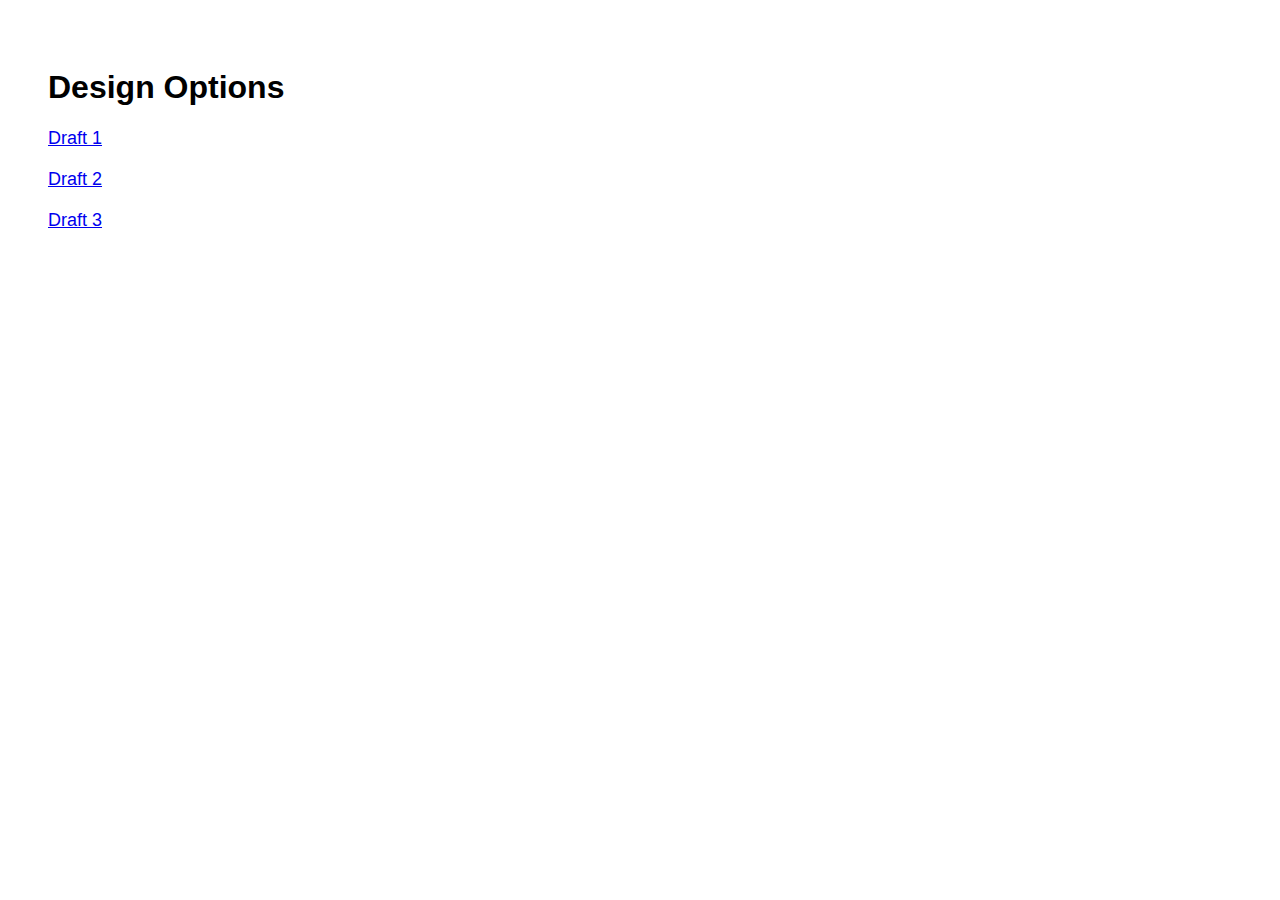
<file: index.html>
<!DOCTYPE html>
<html>
<head>
    <title>Design Drafts</title>
    <style>
        body { font-family: Arial; padding: 40px; }
        a { display: block; margin: 20px 0; font-size: 18px; }
    </style>
</head>
<body>
    <h1>Design Options</h1>
    <a href="draft1/">Draft 1</a>
    <a href="draft2/">Draft 2</a>
    <a href="draft3/">Draft 3</a>
</body>
</html>
</file>
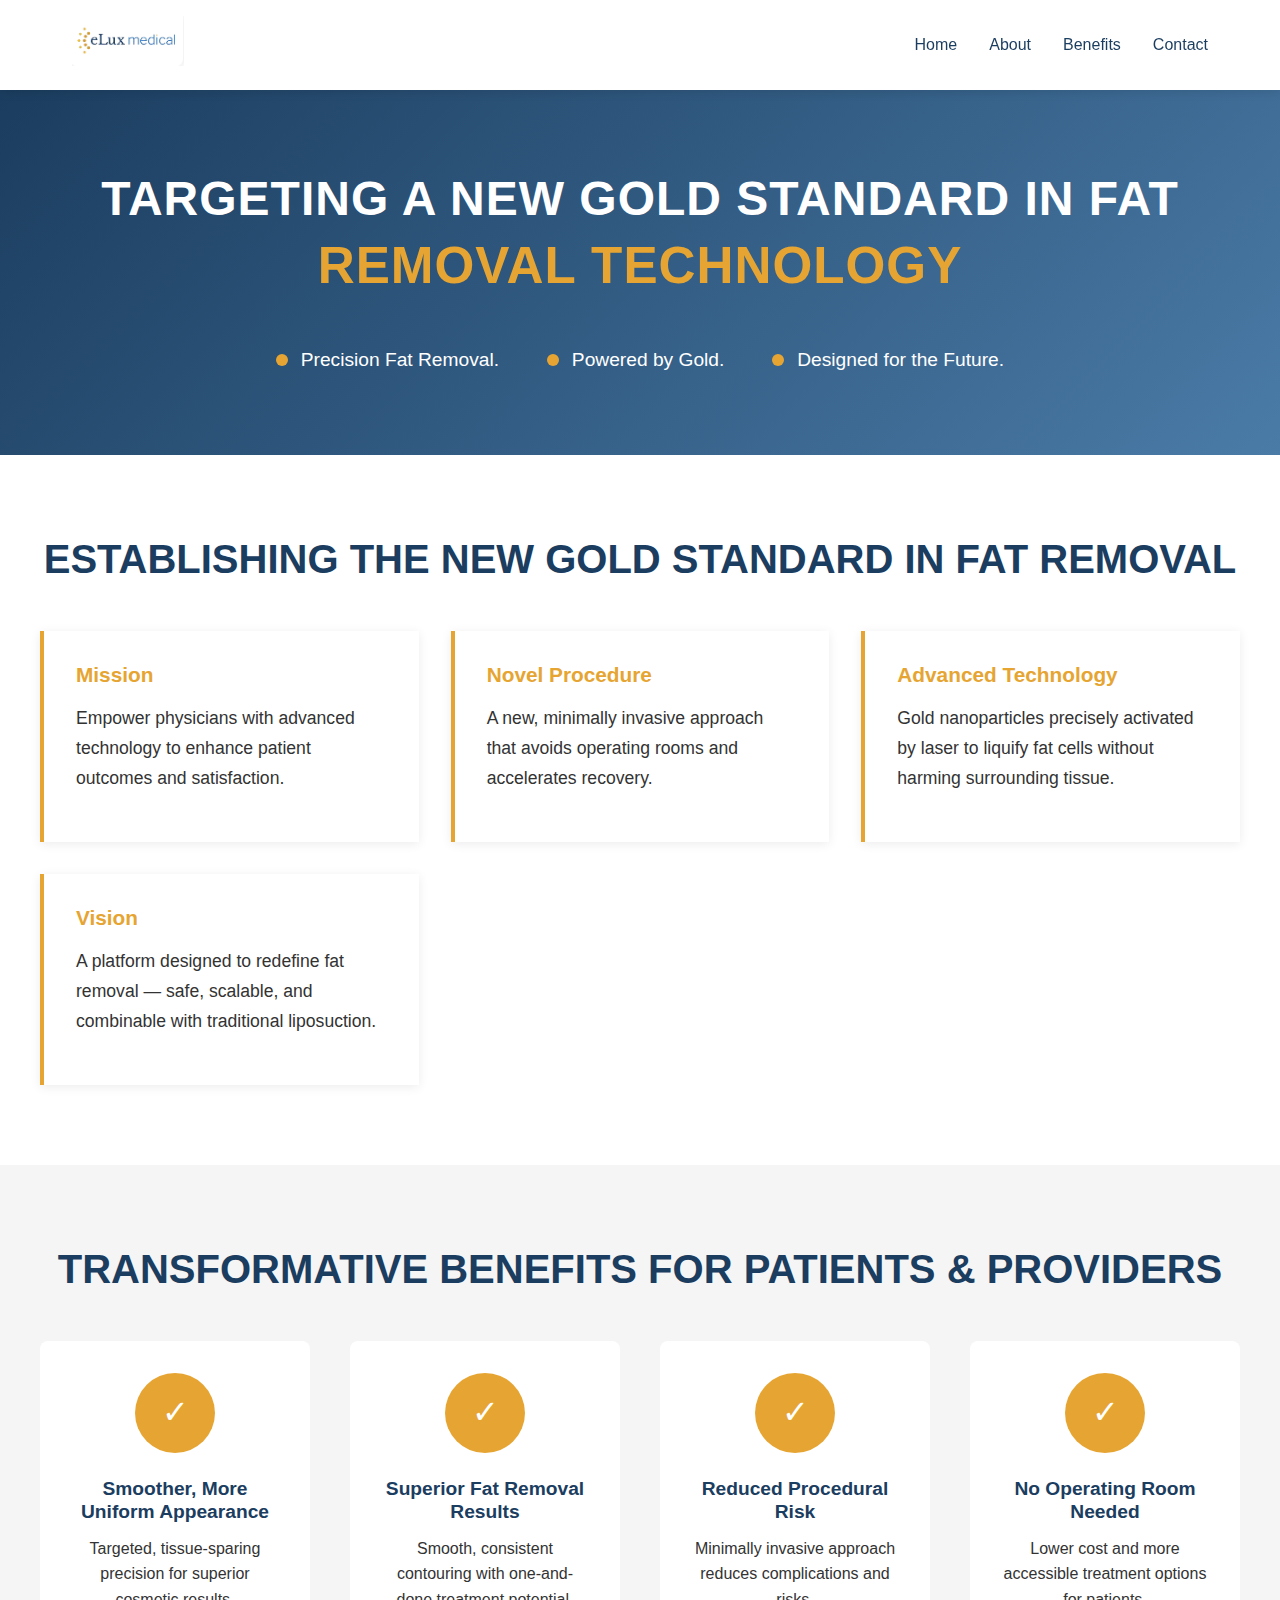
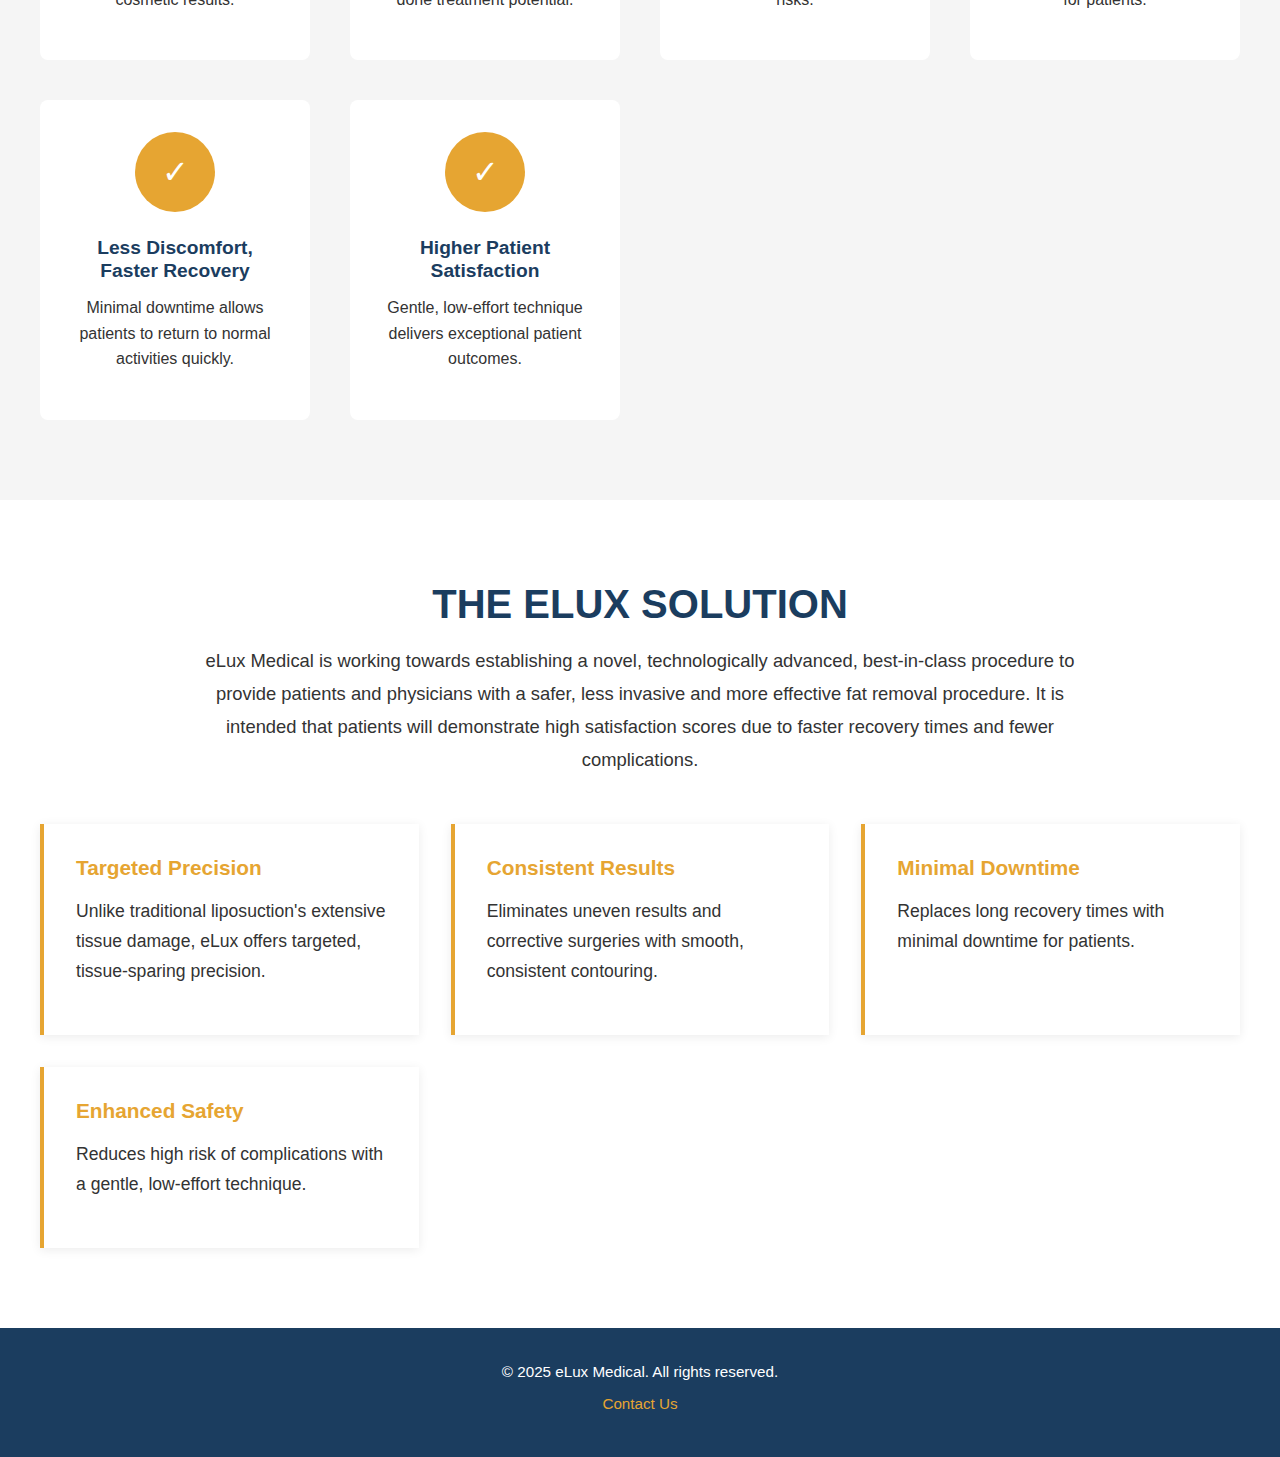
<file: Draft1/index.html>
<!DOCTYPE html>
<html lang="en">
<head>
  <meta charset="UTF-8">
  <meta name="viewport" content="width=device-width, initial-scale=1.0">
  <meta name="description" content="eLux Medical - Targeting a new gold standard in fat removal technology. Precision fat removal powered by gold nanoparticles.">
  <title>eLux Medical - Gold Standard in Fat Removal Technology</title>
  <link rel="stylesheet" href="css/styles.css">
</head>
<body>
  <!-- Header -->
  <header>
    <div class="header-container">
      <div class="logo">
        <a href="index.html">
          <img src="images/logopng.png" alt="eLux Medical Logo">
        </a>
      </div>
      <nav>
        <ul class="nav-links">
          <li><a href="index.html">Home</a></li>
          <li><a href="#about">About</a></li>
          <li><a href="#benefits">Benefits</a></li>
          <li><a href="contact.html">Contact</a></li>
        </ul>
        <button class="hamburger" aria-label="Toggle navigation menu">
          <span></span>
          <span></span>
          <span></span>
        </button>
      </nav>
    </div>
  </header>

  <!-- Hero Section -->
  <section class="hero">
    <div class="hero-container">
      <h1>
        TARGETING A NEW GOLD STANDARD IN FAT
        <span class="gold-text">REMOVAL TECHNOLOGY</span>
      </h1>
      <div class="hero-bullets">
        <div class="hero-bullet">Precision Fat Removal.</div>
        <div class="hero-bullet">Powered by Gold.</div>
        <div class="hero-bullet">Designed for the Future.</div>
      </div>
    </div>
  </section>

  <!-- Mission Section -->
  <section class="section" id="about">
    <div class="section-container">
      <div class="section-header">
        <h2>ESTABLISHING THE NEW GOLD STANDARD IN FAT REMOVAL</h2>
      </div>
      <div class="mission-grid">
        <div class="mission-card">
          <h3>Mission</h3>
          <p>Empower physicians with advanced technology to enhance patient outcomes and satisfaction.</p>
        </div>
        <div class="mission-card">
          <h3>Novel Procedure</h3>
          <p>A new, minimally invasive approach that avoids operating rooms and accelerates recovery.</p>
        </div>
        <div class="mission-card">
          <h3>Advanced Technology</h3>
          <p>Gold nanoparticles precisely activated by laser to liquify fat cells without harming surrounding tissue.</p>
        </div>
        <div class="mission-card">
          <h3>Vision</h3>
          <p>A platform designed to redefine fat removal — safe, scalable, and combinable with traditional liposuction.</p>
        </div>
      </div>
    </div>
  </section>

  <!-- Benefits Section -->
  <section class="section section-gray" id="benefits">
    <div class="section-container">
      <div class="section-header">
        <h2>TRANSFORMATIVE BENEFITS FOR PATIENTS & PROVIDERS</h2>
      </div>
      <div class="benefits-grid">
        <div class="benefit-card">
          <div class="benefit-icon">✓</div>
          <h3>Smoother, More Uniform Appearance</h3>
          <p>Targeted, tissue-sparing precision for superior cosmetic results.</p>
        </div>
        <div class="benefit-card">
          <div class="benefit-icon">✓</div>
          <h3>Superior Fat Removal Results</h3>
          <p>Smooth, consistent contouring with one-and-done treatment potential.</p>
        </div>
        <div class="benefit-card">
          <div class="benefit-icon">✓</div>
          <h3>Reduced Procedural Risk</h3>
          <p>Minimally invasive approach reduces complications and risks.</p>
        </div>
        <div class="benefit-card">
          <div class="benefit-icon">✓</div>
          <h3>No Operating Room Needed</h3>
          <p>Lower cost and more accessible treatment options for patients.</p>
        </div>
        <div class="benefit-card">
          <div class="benefit-icon">✓</div>
          <h3>Less Discomfort, Faster Recovery</h3>
          <p>Minimal downtime allows patients to return to normal activities quickly.</p>
        </div>
        <div class="benefit-card">
          <div class="benefit-icon">✓</div>
          <h3>Higher Patient Satisfaction</h3>
          <p>Gentle, low-effort technique delivers exceptional patient outcomes.</p>
        </div>
      </div>
    </div>
  </section>

  <!-- Technology Section -->
  <section class="section">
    <div class="section-container">
      <div class="section-header">
        <h2>THE ELUX SOLUTION</h2>
        <p style="max-width: 900px; margin: 0 auto; font-size: 1.15rem; line-height: 1.8;">
          eLux Medical is working towards establishing a novel, technologically advanced, best-in-class procedure to provide patients and physicians with a safer, less invasive and more effective fat removal procedure. It is intended that patients will demonstrate high satisfaction scores due to faster recovery times and fewer complications.
        </p>
      </div>
      <div class="mission-grid mt-2">
        <div class="mission-card">
          <h3>Targeted Precision</h3>
          <p>Unlike traditional liposuction's extensive tissue damage, eLux offers targeted, tissue-sparing precision.</p>
        </div>
        <div class="mission-card">
          <h3>Consistent Results</h3>
          <p>Eliminates uneven results and corrective surgeries with smooth, consistent contouring.</p>
        </div>
        <div class="mission-card">
          <h3>Minimal Downtime</h3>
          <p>Replaces long recovery times with minimal downtime for patients.</p>
        </div>
        <div class="mission-card">
          <h3>Enhanced Safety</h3>
          <p>Reduces high risk of complications with a gentle, low-effort technique.</p>
        </div>
      </div>
    </div>
  </section>

  <!-- Footer -->
  <footer>
    <div class="footer-container">
      <p>&copy; 2025 eLux Medical. All rights reserved.</p>
      <p><a href="contact.html">Contact Us</a></p>
    </div>
  </footer>

  <script src="js/main.js"></script>
</body>
</html>
</file>
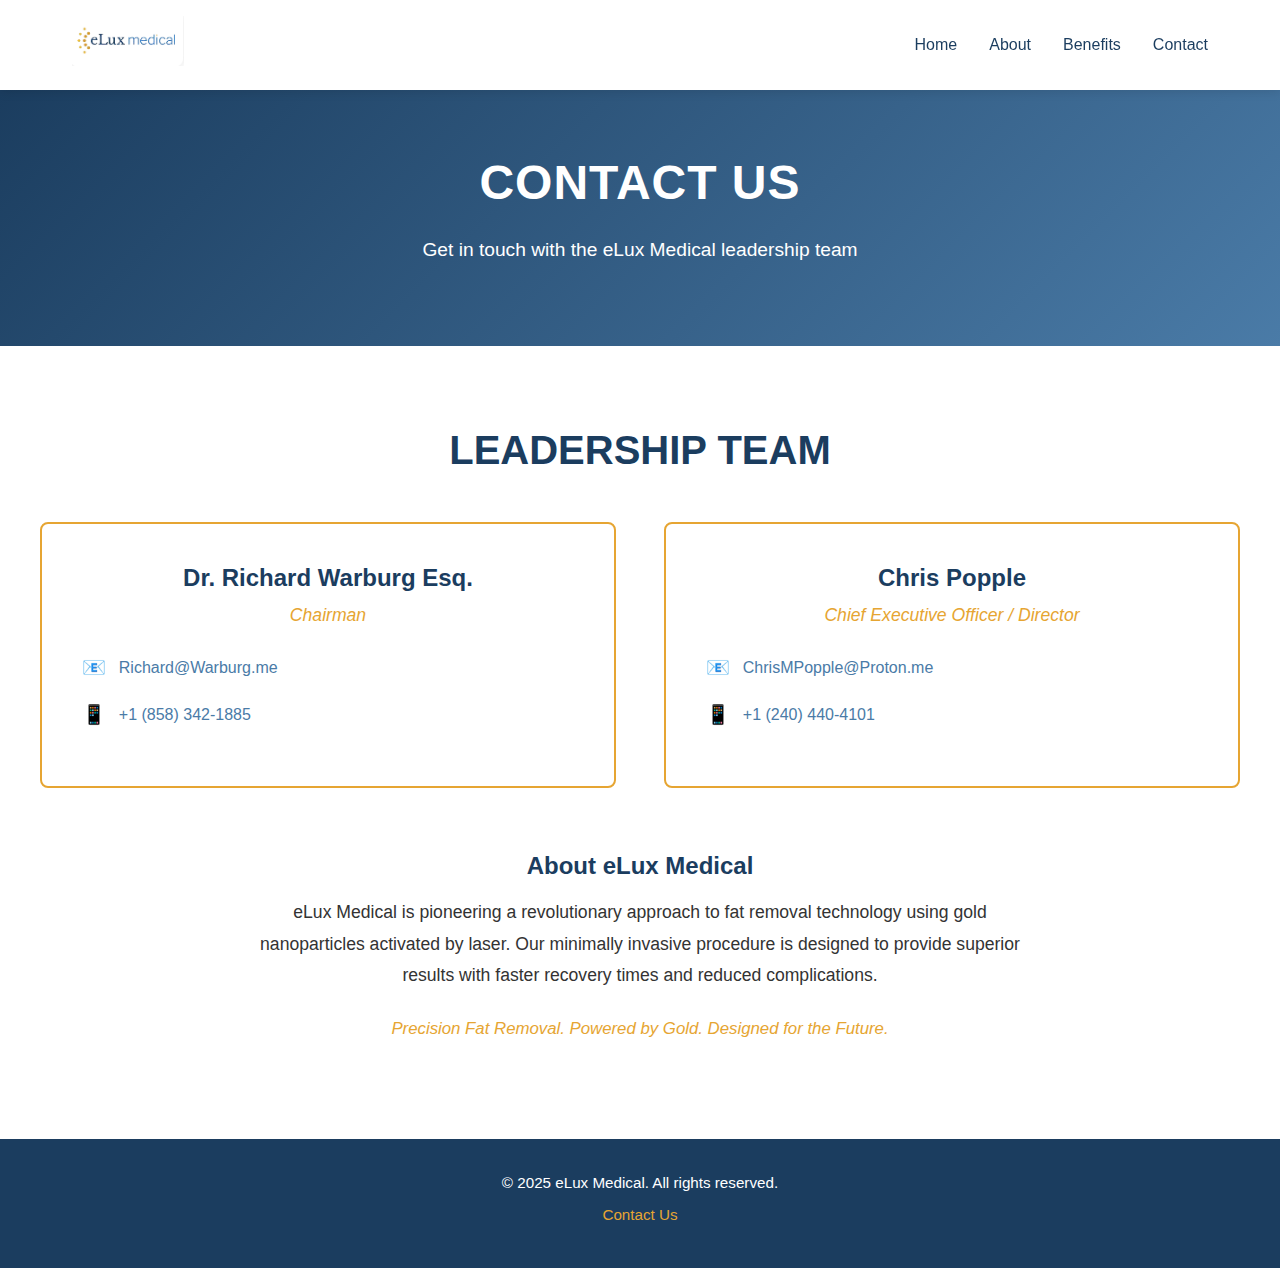
<file: Draft1/contact.html>
<!DOCTYPE html>
<html lang="en">
<head>
  <meta charset="UTF-8">
  <meta name="viewport" content="width=device-width, initial-scale=1.0">
  <meta name="description" content="Contact eLux Medical - Get in touch with our leadership team.">
  <title>Contact Us - eLux Medical</title>
  <link rel="stylesheet" href="css/styles.css">
</head>
<body>
  <!-- Header -->
  <header>
    <div class="header-container">
      <div class="logo">
        <a href="index.html">
          <img src="images/logopng.png" alt="eLux Medical Logo">
        </a>
      </div>
      <nav>
        <ul class="nav-links">
          <li><a href="index.html">Home</a></li>
          <li><a href="index.html#about">About</a></li>
          <li><a href="index.html#benefits">Benefits</a></li>
          <li><a href="contact.html">Contact</a></li>
        </ul>
        <button class="hamburger" aria-label="Toggle navigation menu">
          <span></span>
          <span></span>
          <span></span>
        </button>
      </nav>
    </div>
  </header>

  <!-- Contact Hero Section -->
  <section class="hero" style="padding: 4rem 2rem;">
    <div class="hero-container">
      <h1>CONTACT US</h1>
      <p style="font-size: 1.2rem; margin-top: 1rem;">
        Get in touch with the eLux Medical leadership team
      </p>
    </div>
  </section>

  <!-- Contact Section -->
  <section class="section">
    <div class="section-container">
      <div class="section-header">
        <h2>LEADERSHIP TEAM</h2>
      </div>
      <div class="contact-grid">
        <!-- Dr. Richard Warburg -->
        <div class="contact-card">
          <h3>Dr. Richard Warburg Esq.</h3>
          <span class="title">Chairman</span>
          <div class="contact-info">
            <p><a href="mailto:Richard@Warburg.me">Richard@Warburg.me</a></p>
            <p><a href="tel:+18583421885">+1 (858) 342-1885</a></p>
          </div>
        </div>

        <!-- Chris Popple -->
        <div class="contact-card">
          <h3>Chris Popple</h3>
          <span class="title">Chief Executive Officer / Director</span>
          <div class="contact-info">
            <p><a href="mailto:ChrisMPopple@Proton.me">ChrisMPopple@Proton.me</a></p>
            <p><a href="tel:+12404404101">+1 (240) 440-4101</a></p>
          </div>
        </div>
      </div>

      <!-- Additional Info -->
      <div style="margin-top: 4rem; text-align: center; max-width: 800px; margin-left: auto; margin-right: auto;">
        <h3 style="color: var(--navy-blue); margin-bottom: 1rem;">About eLux Medical</h3>
        <p style="font-size: 1.1rem; line-height: 1.8; color: var(--dark-gray);">
          eLux Medical is pioneering a revolutionary approach to fat removal technology using gold nanoparticles activated by laser. Our minimally invasive procedure is designed to provide superior results with faster recovery times and reduced complications.
        </p>
        <p style="margin-top: 1.5rem; font-style: italic; color: var(--gold); font-size: 1.05rem;">
          Precision Fat Removal. Powered by Gold. Designed for the Future.
        </p>
      </div>
    </div>
  </section>

  <!-- Footer -->
  <footer>
    <div class="footer-container">
      <p>&copy; 2025 eLux Medical. All rights reserved.</p>
      <p><a href="contact.html">Contact Us</a></p>
    </div>
  </footer>

  <script src="js/main.js"></script>
</body>
</html>
</file>
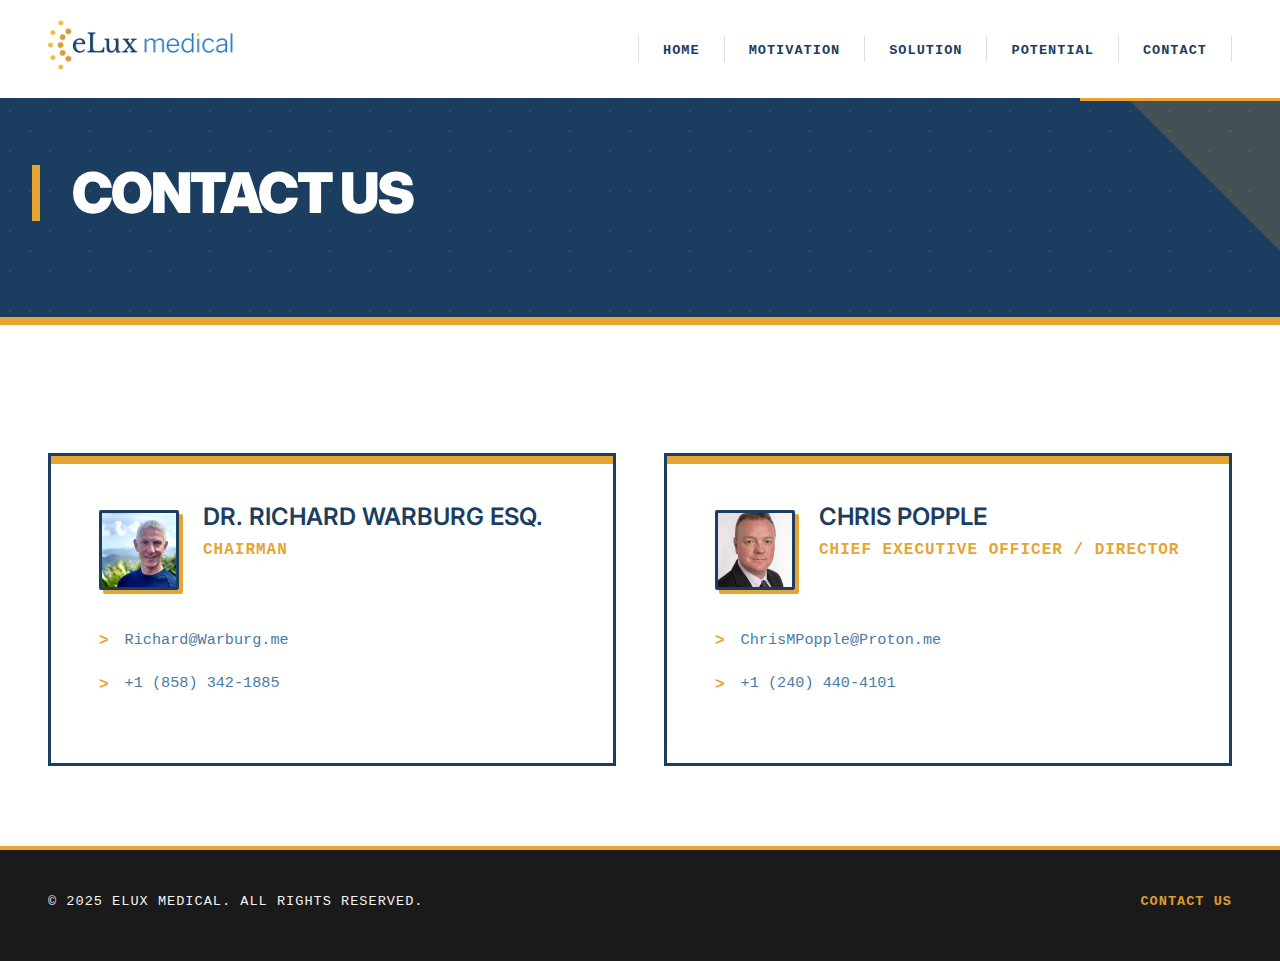
<file: draft4/contact.html>
<!DOCTYPE html>
<html lang="en">
<head>
  <meta charset="UTF-8">
  <meta name="viewport" content="width=device-width, initial-scale=1.0">
  <meta name="description" content="Contact eLux Medical - Get in touch with our leadership team.">
  <title>Contact Us - eLux Medical</title>
  <link rel="preconnect" href="https://fonts.googleapis.com">
  <link rel="preconnect" href="https://fonts.gstatic.com" crossorigin>
  <link href="https://fonts.googleapis.com/css2?family=Inter:wght@400;500;600;700;900&display=swap" rel="stylesheet">
  <link rel="stylesheet" href="css/styles.css">
</head>
<body>
  <!-- Header -->
  <header>
    <div class="header-container">
      <div class="logo">
        <a href="index.html">
          <img src="images/logo.png" alt="eLux Medical Logo">
        </a>
      </div>
      <nav>
        <ul class="nav-links">
          <li><a href="index.html">Home</a></li>
          <li><a href="motivation.html">Motivation</a></li>
          <li><a href="solution.html">Solution</a></li>
          <li><a href="potential.html">Potential</a></li>
          <!-- <li><a href="leadership.html">Leadership</a></li> -->
          <li><a href="contact.html">Contact</a></li>
        </ul>
        <button class="hamburger" aria-label="Toggle navigation menu">
          <span></span>
          <span></span>
          <span></span>
        </button>
      </nav>
    </div>
  </header>

  <!-- Contact Hero Section -->
  <section class="hero" style="padding: 4rem 2rem;">
    <div class="hero-container">
      <h1>CONTACT US</h1>
    </div>
  </section>

  <!-- Contact Section -->
  <section class="section">
    <div class="section-container">
      <!-- <div class="section-header"> -->
        <!-- <h2>TEAM</h2> -->
      <!-- </div> -->
      <div class="contact-grid">
        <!-- Dr. Richard Warburg -->
        <div class="contact-card">
          <div class="contact-card-header">
            <img src="images/richard.jpg" alt="Dr. Richard Warburg" class="contact-photo">
            <div>
              <h3>Dr. Richard Warburg Esq.</h3>
              <span class="title">Chairman</span>
            </div>
          </div>
          <div class="contact-info">
            <p><a href="mailto:Richard@Warburg.me">Richard@Warburg.me</a></p>
            <p><a href="tel:+18583421885">+1 (858) 342-1885</a></p>
          </div>
        </div>

        <!-- Chris Popple -->
        <div class="contact-card">
          <div class="contact-card-header">
            <img src="images/chrispng.png" alt="Chris Popple" class="contact-photo">
            <div>
              <h3>Chris Popple</h3>
              <span class="title">Chief Executive Officer / Director</span>
            </div>
          </div>
          <div class="contact-info">
            <p><a href="mailto:ChrisMPopple@Proton.me">ChrisMPopple@Proton.me</a></p>
            <p><a href="tel:+12404404101">+1 (240) 440-4101</a></p>
          </div>
        </div>
      </div>
    </div>
  </section>

  <!-- Footer -->
  <footer>
    <div class="footer-container">
      <p>&copy; 2025 eLux Medical. All rights reserved.</p>
      <p><a href="contact.html">Contact Us</a></p>
    </div>
  </footer>

  <script src="js/main.js"></script>
</body>
</html>
</file>
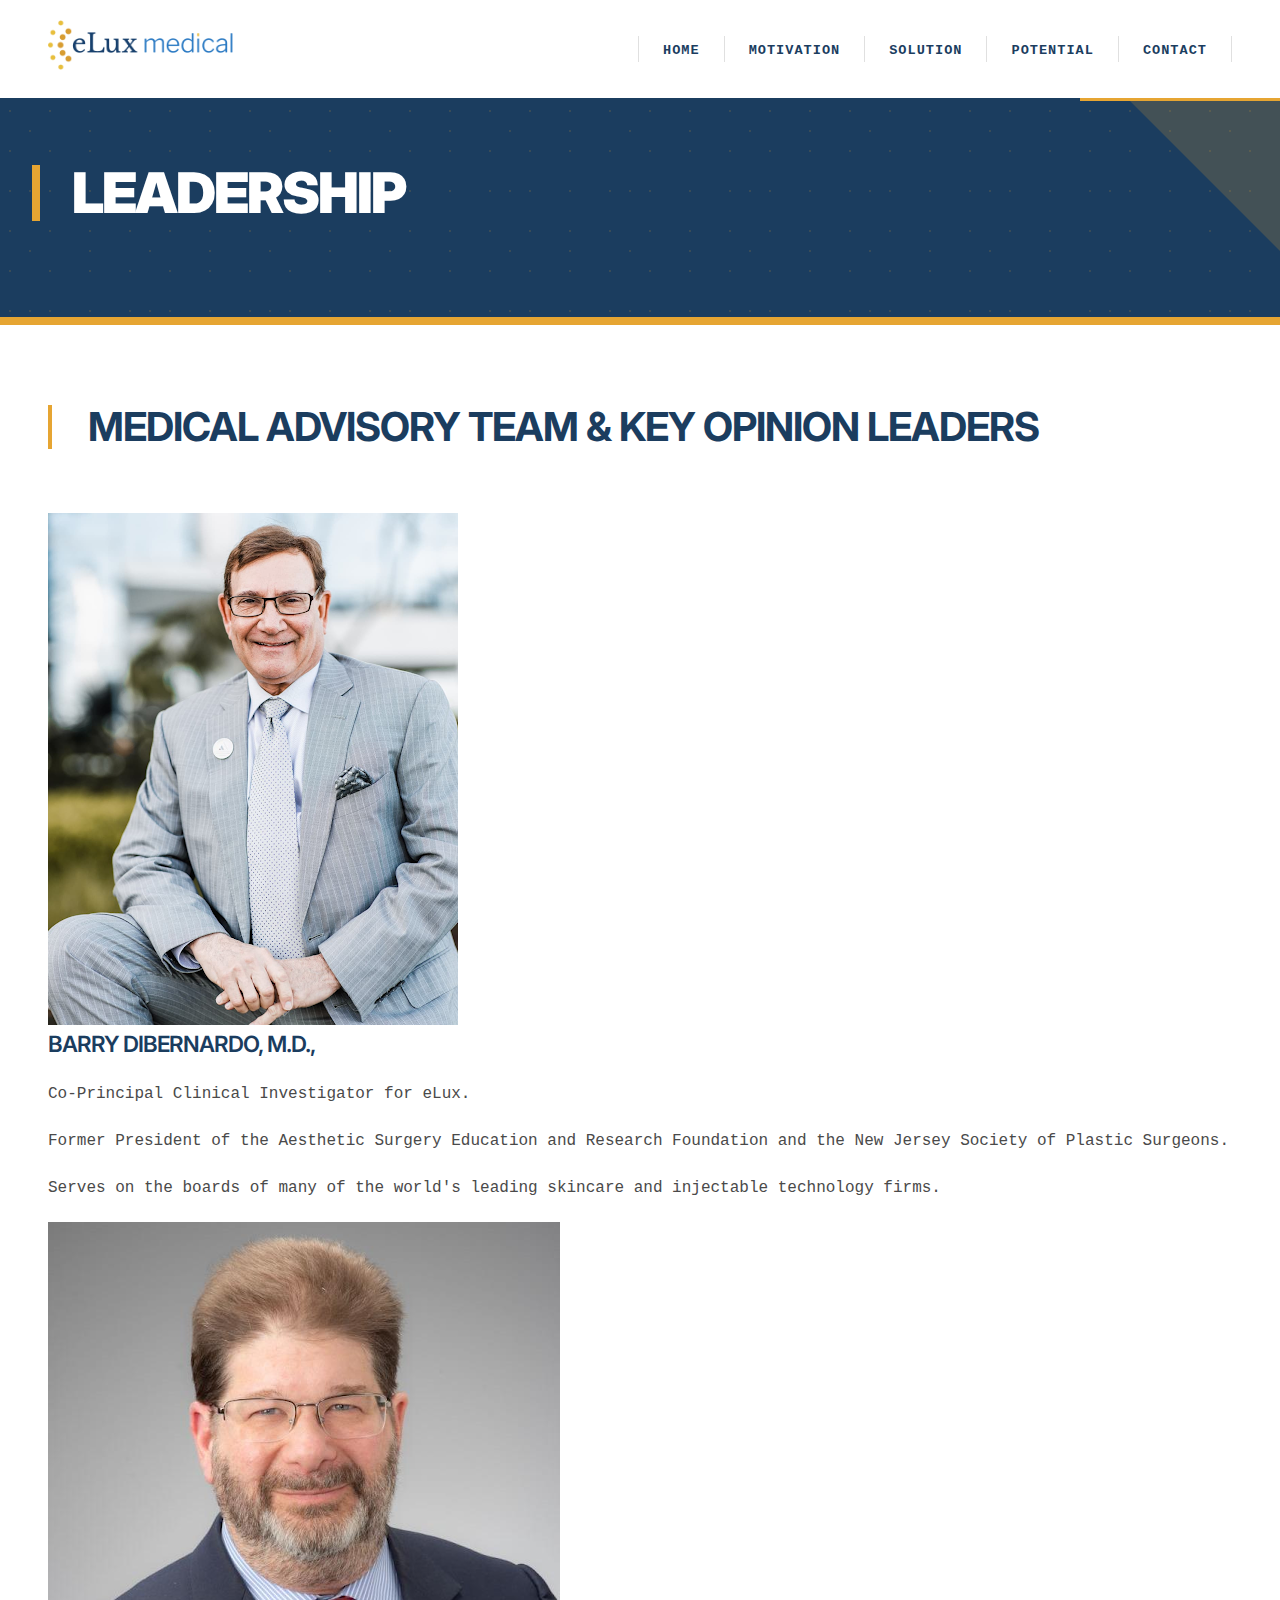
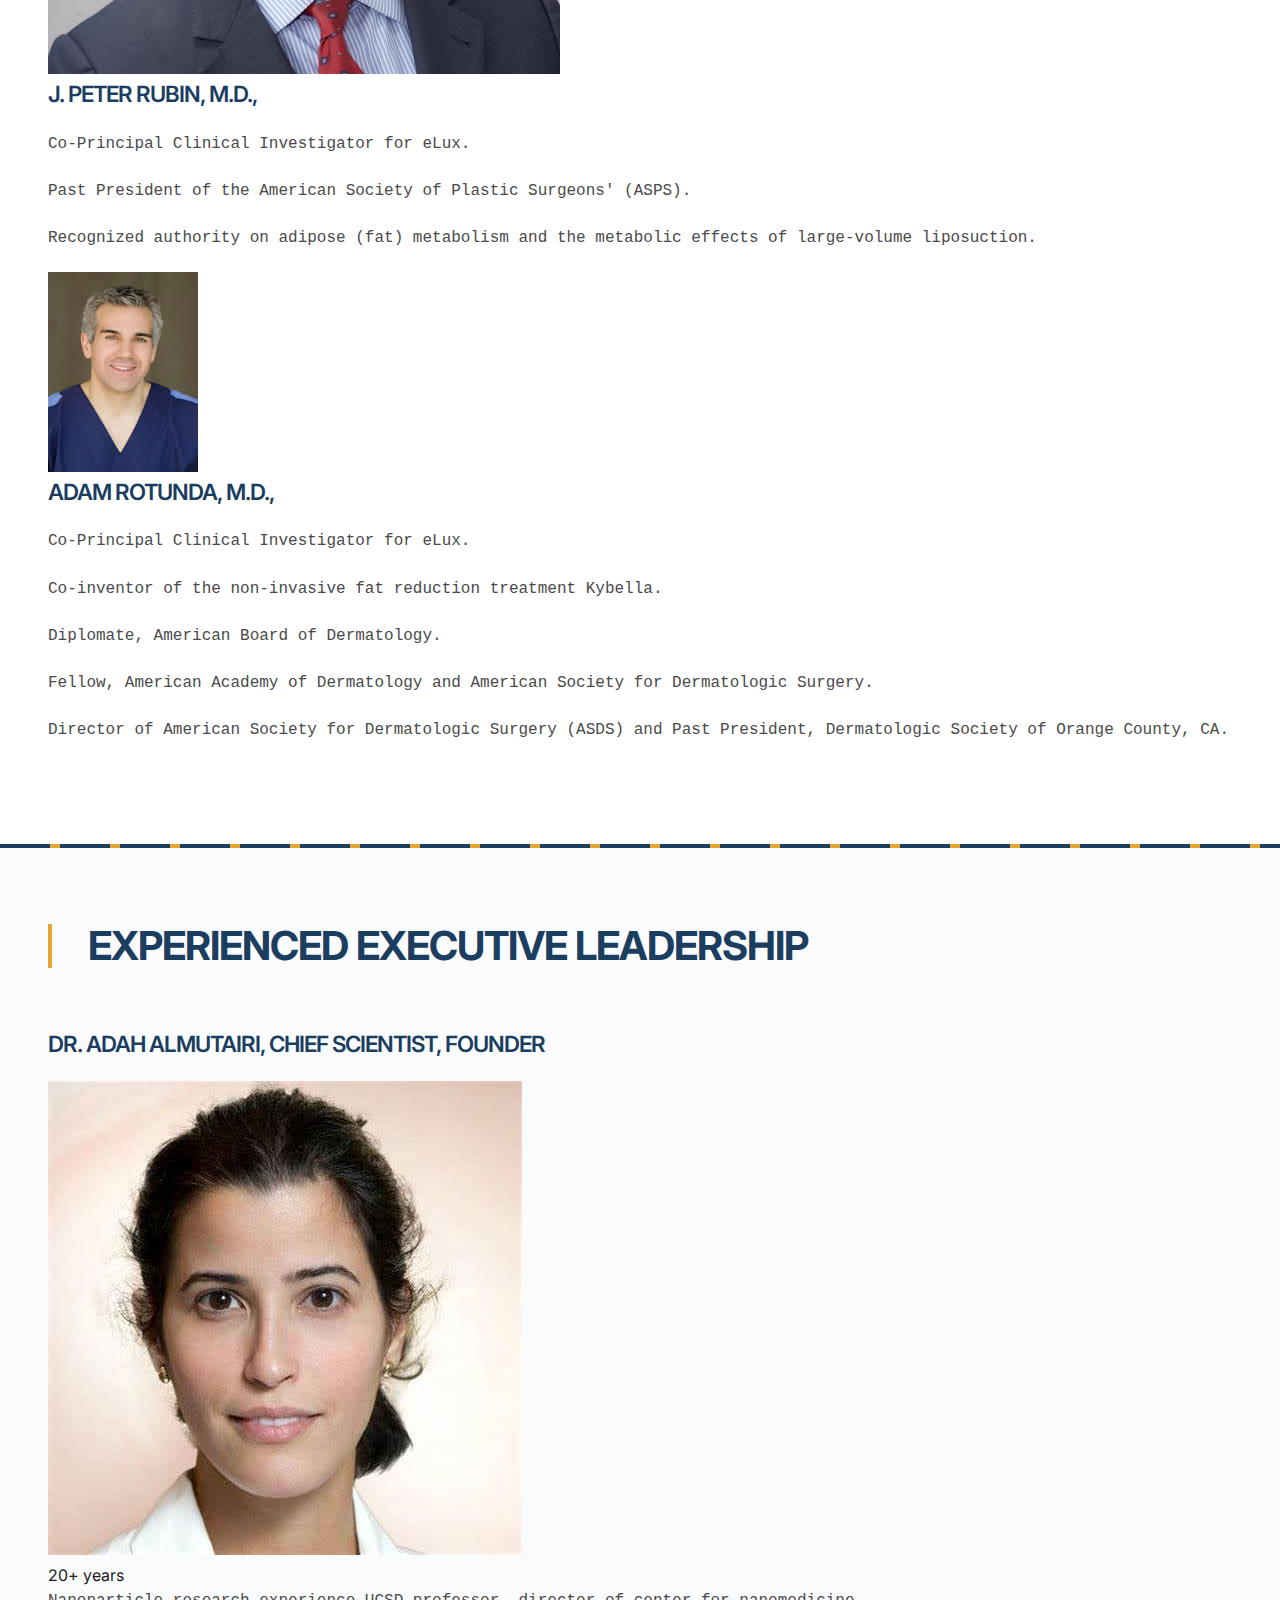
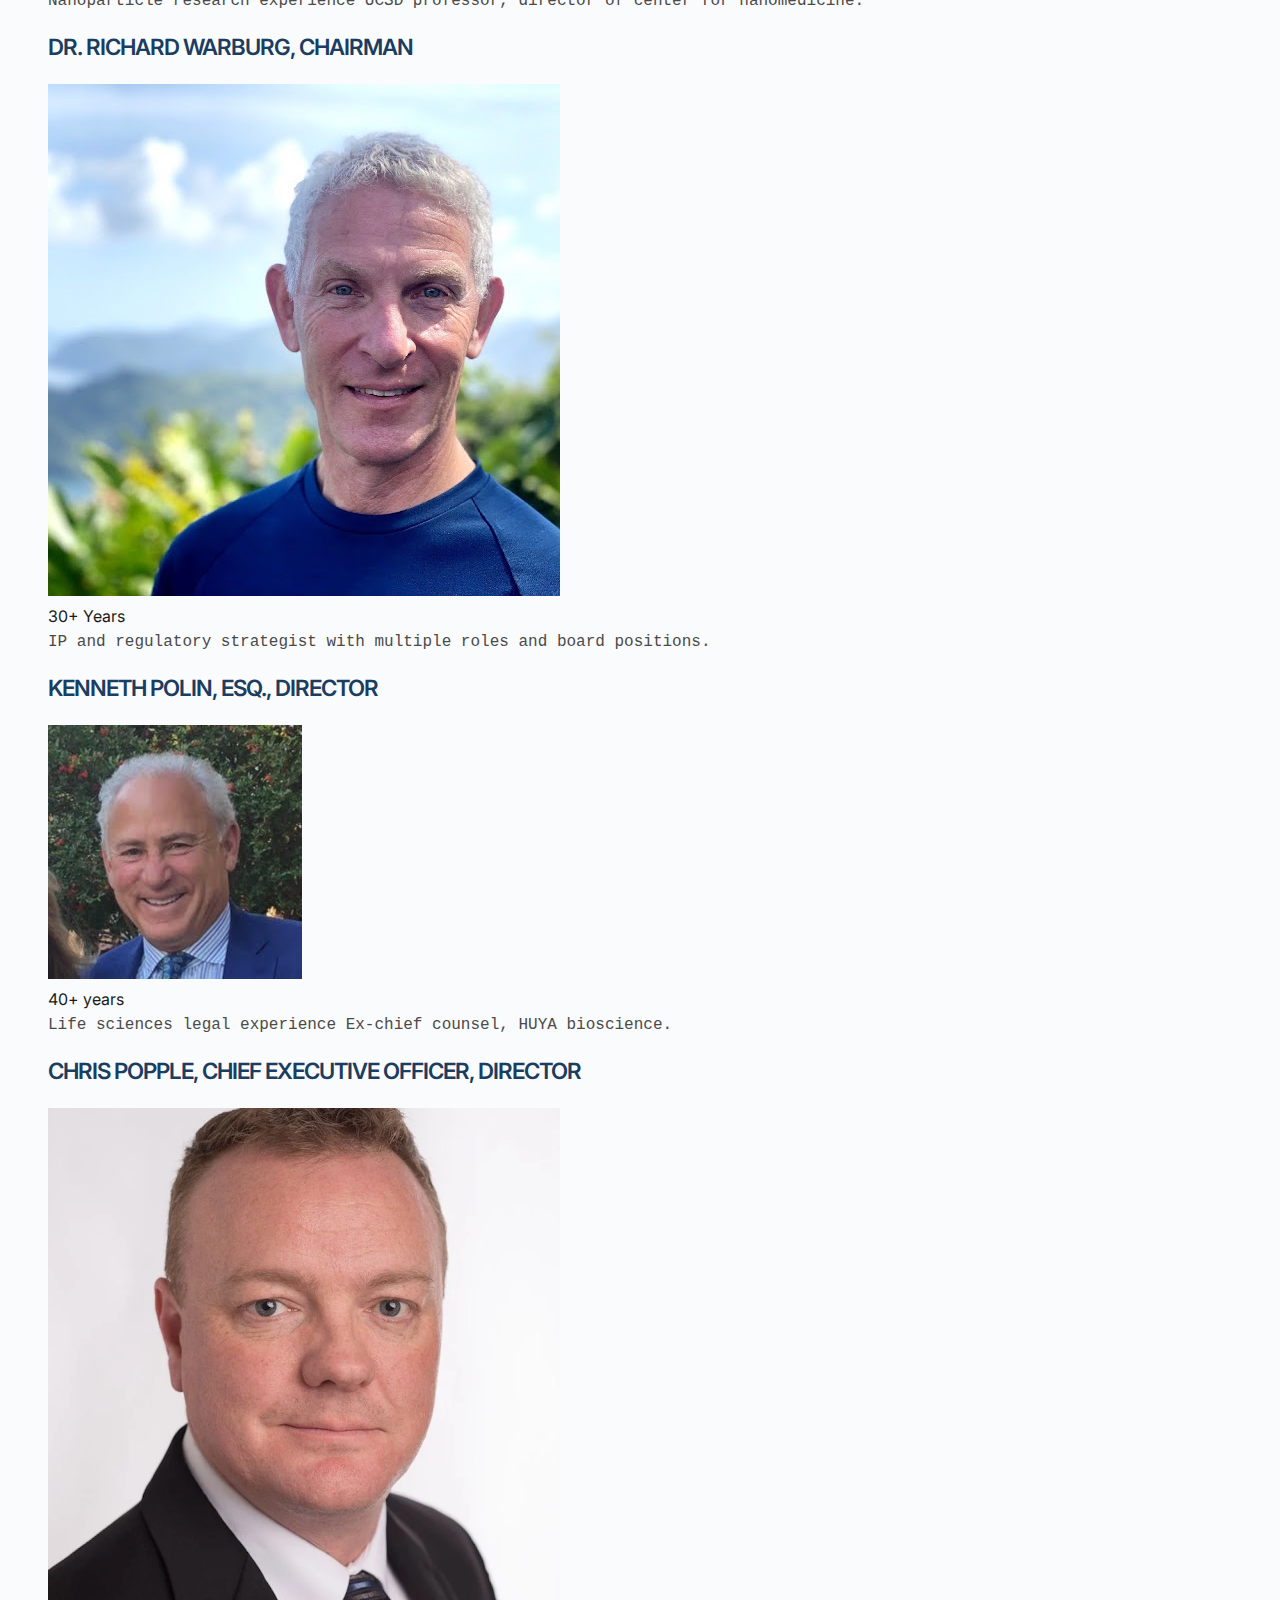
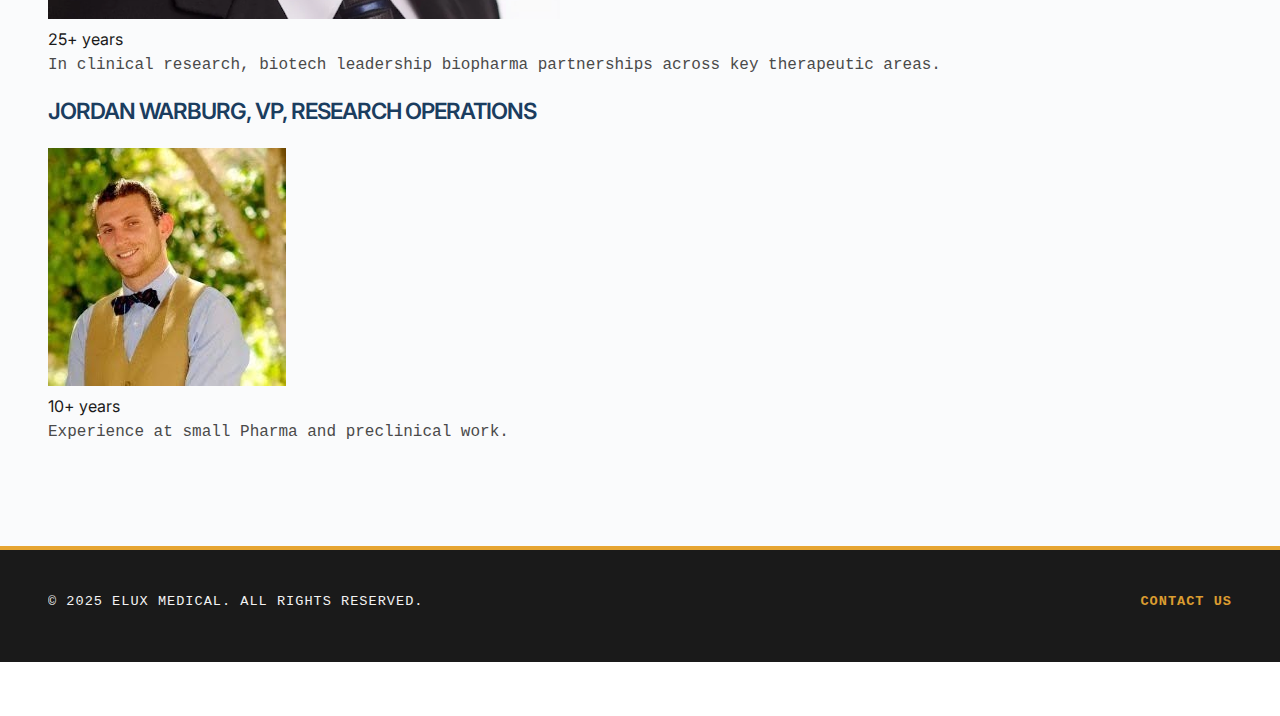
<file: draft4/leadership.html>
<!DOCTYPE html>
<html lang="en">
<head>
  <meta charset="UTF-8">
  <meta name="viewport" content="width=device-width, initial-scale=1.0">
  <meta name="description" content="Leadership - eLux Medical's experienced executive leadership and medical advisory team.">
  <title>Leadership - eLux Medical</title>
  <link rel="preconnect" href="https://fonts.googleapis.com">
  <link rel="preconnect" href="https://fonts.gstatic.com" crossorigin>
  <link href="https://fonts.googleapis.com/css2?family=Inter:wght@400;500;600;700;900&display=swap" rel="stylesheet">
  <link rel="stylesheet" href="css/styles.css">
</head>
<body>
  <!-- Header -->
  <header>
    <div class="header-container">
      <div class="logo">
        <a href="index.html">
          <img src="images/logo.png" alt="eLux Medical Logo">
        </a>
      </div>
      <nav>
        <ul class="nav-links">
          <li><a href="index.html">Home</a></li>
          <li><a href="motivation.html">Motivation</a></li>
          <li><a href="solution.html">Solution</a></li>
          <li><a href="potential.html">Potential</a></li>
          <!-- <li><a href="leadership.html">Leadership</a></li> -->
          <li><a href="contact.html">Contact</a></li>
        </ul>
        <button class="hamburger" aria-label="Toggle navigation menu">
          <span></span>
          <span></span>
          <span></span>
        </button>
      </nav>
    </div>
  </header>

  <!-- Hero Section -->
  <section class="hero" style="padding: 4rem 2rem;">
    <div class="hero-container">
      <h1>LEADERSHIP</h1>
    </div>
  </section>

  <!-- Medical Advisory Team Section -->
  <section class="section">
    <div class="section-container">
      <div class="section-header">
        <h2>MEDICAL ADVISORY TEAM & KEY OPINION LEADERS</h2>
      </div>
      <div class="team-grid">
        <!-- Barry DiBernardo -->
        <div class="team-card">
          <div class="team-image">
            <img src="images/barrypng.png" alt="Barry DiBernardo, M.D.">
          </div>
          <div class="team-name">
            <h3>Barry DiBernardo, M.D.,</h3>
          </div>
          <div class="team-content">
            <p>Co-Principal Clinical Investigator for eLux.</p>
            <p>Former President of the Aesthetic Surgery Education and Research Foundation and the New Jersey Society of Plastic Surgeons.</p>
            <p>Serves on the boards of many of the world's leading skincare and injectable technology firms.</p>
          </div>
        </div>

        <!-- J. Peter Rubin -->
        <div class="team-card">
          <div class="team-image">
            <img src="images/J.Peter.png" alt="J. Peter Rubin, M.D.">
          </div>
          <div class="team-name">
            <h3>J. Peter Rubin, M.D.,</h3>
          </div>
          <div class="team-content">
            <p>Co-Principal Clinical Investigator for eLux.</p>
            <p>Past President of the American Society of Plastic Surgeons' (ASPS).</p>
            <p>Recognized authority on adipose (fat) metabolism and the metabolic effects of large-volume liposuction.</p>
          </div>
        </div>

        <!-- Adam Rotunda -->
        <div class="team-card">
          <div class="team-image">
            <img src="images/adam.png" alt="Adam Rotunda, M.D.">
          </div>
          <div class="team-name">
            <h3>Adam Rotunda, M.D.,</h3>
          </div>
          <div class="team-content">
            <p>Co-Principal Clinical Investigator for eLux.</p>
            <p>Co-inventor of the non-invasive fat reduction treatment Kybella.</p>
            <p>Diplomate, American Board of Dermatology.</p>
            <p>Fellow, American Academy of Dermatology and American Society for Dermatologic Surgery.</p>
            <p>Director of American Society for Dermatologic Surgery (ASDS) and Past President, Dermatologic Society of Orange County, CA.</p>
          </div>
        </div>
      </div>
    </div>
  </section>

  <!-- Executive Leadership Section -->
  <section class="section section-gray">
    <div class="section-container">
      <div class="section-header">
        <h2>EXPERIENCED EXECUTIVE LEADERSHIP</h2>
      </div>
      <div class="exec-leadership-grid">
        <!-- Dr. Adah Almutairi -->
        <div class="exec-card">
          <div class="exec-header">
            <h3>Dr. Adah Almutairi, Chief Scientist, Founder</h3>
          </div>
          <div class="exec-content">
            <div class="exec-photo-inner">
              <img src="images/adah.jpg" alt="Dr. Adah Almutairi">
            </div>
            <div class="exec-text">
              <div class="exec-years">20+ years</div>
              <p>Nanoparticle research experience UCSD professor, director of center for nanomedicine.</p>
            </div>
          </div>
        </div>

        <!-- Dr. Richard Warburg -->
        <div class="exec-card">
          <div class="exec-header">
            <h3>Dr. Richard Warburg, Chairman</h3>
          </div>
          <div class="exec-content">
            <div class="exec-photo-inner">
              <img src="images/richard.jpg" alt="Dr. Richard Warburg">
            </div>
            <div class="exec-text">
              <div class="exec-years">30+ Years</div>
              <p>IP and regulatory strategist with multiple roles and board positions.</p>
            </div>
          </div>
        </div>

        <!-- Kenneth Polin -->
        <div class="exec-card">
          <div class="exec-header">
            <h3>Kenneth Polin, Esq., Director</h3>
          </div>
          <div class="exec-content">
            <div class="exec-photo-inner">
              <img src="images/kenneth.jpg" alt="Kenneth Polin">
            </div>
            <div class="exec-text">
              <div class="exec-years">40+ years</div>
              <p>Life sciences legal experience Ex-chief counsel, HUYA bioscience.</p>
            </div>
          </div>
        </div>

        <!-- Chris Popple -->
        <div class="exec-card">
          <div class="exec-header">
            <h3>Chris Popple, Chief Executive Officer, Director</h3>
          </div>
          <div class="exec-content">
            <div class="exec-photo-inner">
              <img src="images/chris.png" alt="Chris Popple">
            </div>
            <div class="exec-text">
              <div class="exec-years">25+ years</div>
              <p>In clinical research, biotech leadership biopharma partnerships across key therapeutic areas.</p>
            </div>
          </div>
        </div>

        <!-- Jordan Warburg -->
        <div class="exec-card">
          <div class="exec-header">
            <h3>Jordan Warburg, VP, Research Operations</h3>
          </div>
          <div class="exec-content">
            <div class="exec-photo-inner">
              <img src="images/jordan.jpg" alt="Jordan Warburg">
            </div>
            <div class="exec-text">
              <div class="exec-years">10+ years</div>
              <p>Experience at small Pharma and preclinical work.</p>
            </div>
          </div>
        </div>
      </div>
    </div>
  </section>

  <!-- Footer -->
  <footer>
    <div class="footer-container">
      <p>&copy; 2025 eLux Medical. All rights reserved.</p>
      <p><a href="contact.html">Contact Us</a></p>
    </div>
  </footer>

  <script src="js/main.js"></script>
</body>
</html>
</file>
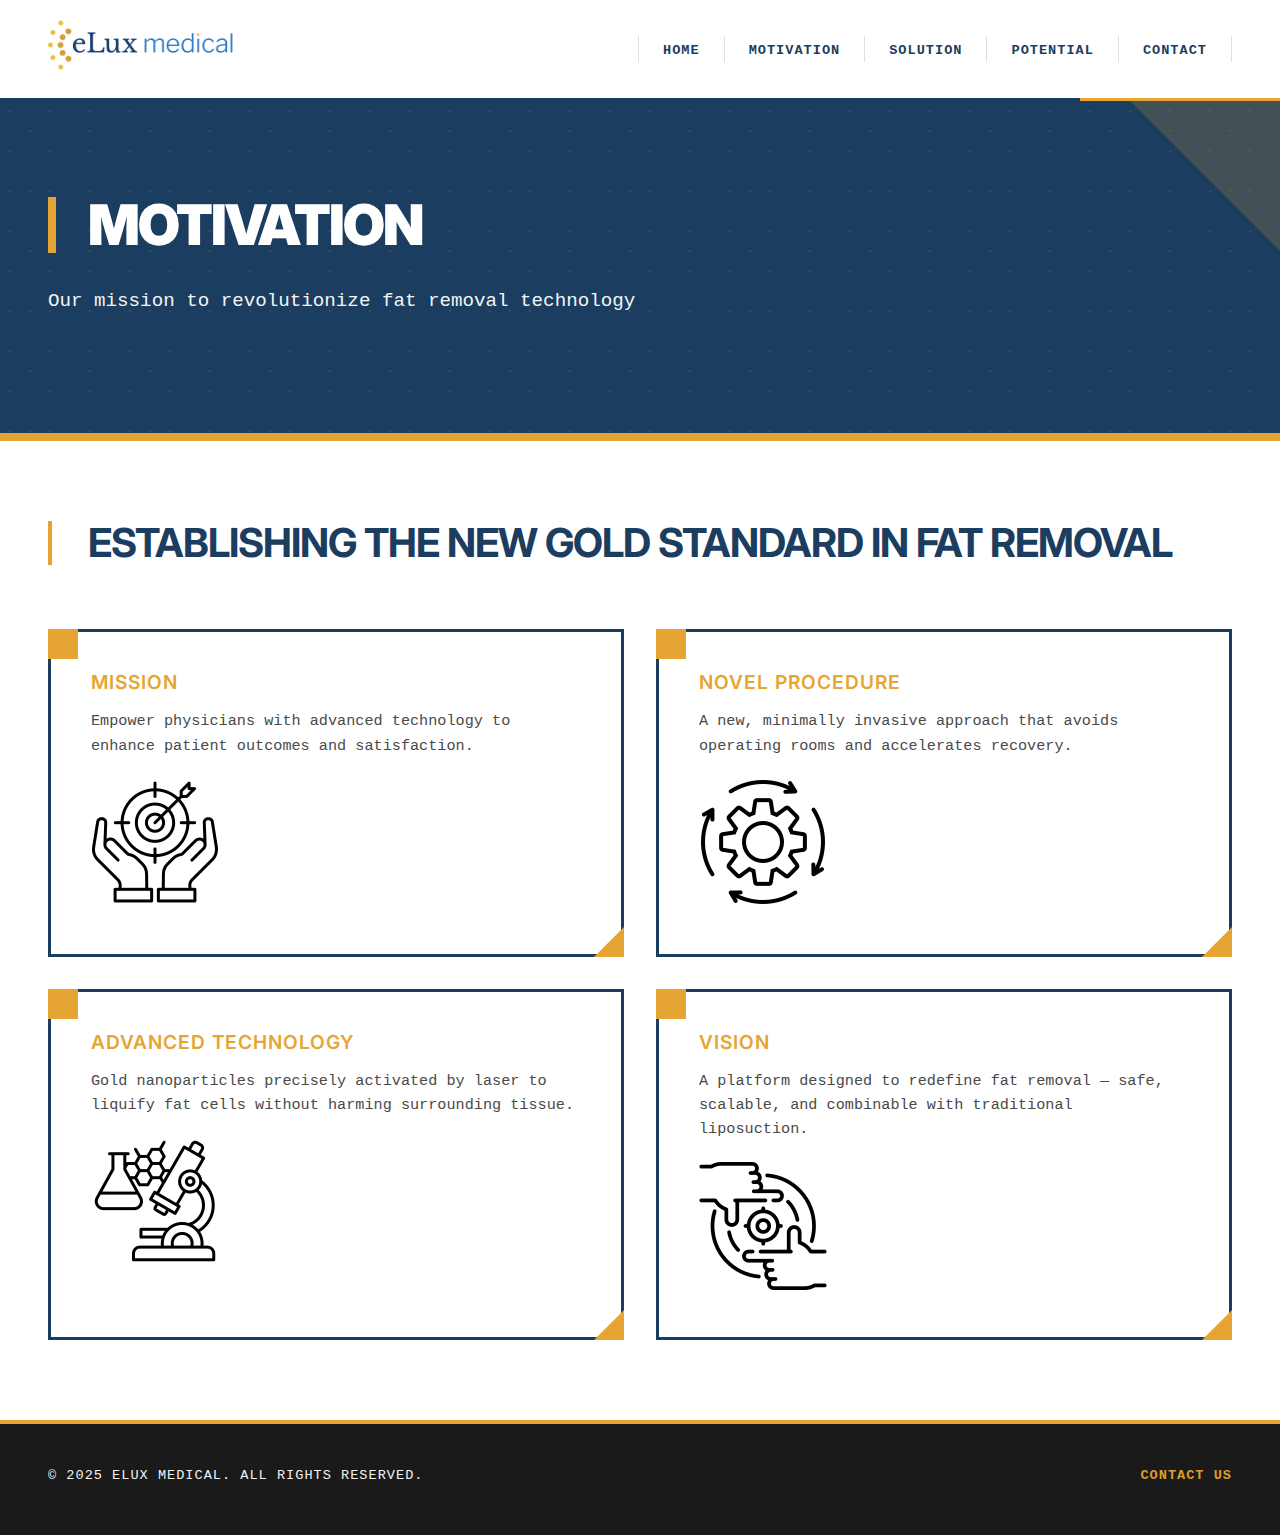
<file: draft4/motivation.html>
<!DOCTYPE html>
<html lang="en">
<head>
  <meta charset="UTF-8">
  <meta name="viewport" content="width=device-width, initial-scale=1.0">
  <meta name="description" content="Motivation - eLux Medical's mission and vision for the future of fat removal.">
  <title>Motivation - eLux Medical</title>
  <link rel="preconnect" href="https://fonts.googleapis.com">
  <link rel="preconnect" href="https://fonts.gstatic.com" crossorigin>
  <link href="https://fonts.googleapis.com/css2?family=Inter:wght@400;500;600;700;900&display=swap" rel="stylesheet">
  <link rel="stylesheet" href="css/styles.css">
</head>
<body>
  <!-- Header -->
  <header>
    <div class="header-container">
      <div class="logo">
        <a href="index.html">
          <img src="images/logo.png" alt="eLux Medical Logo">
        </a>
      </div>
      <nav>
        <ul class="nav-links">
          <li><a href="index.html">Home</a></li>
          <li><a href="motivation.html">Motivation</a></li>
          <li><a href="solution.html">Solution</a></li>
          <li><a href="potential.html">Potential</a></li>
          <!-- <li><a href="leadership.html">Leadership</a></li> -->
          <li><a href="contact.html">Contact</a></li>
        </ul>
        <button class="hamburger" aria-label="Toggle navigation menu">
          <span></span>
          <span></span>
          <span></span>
        </button>
      </nav>
    </div>
  </header>

  <!-- Hero Section -->
  <section class="hero hero-motivation">
    <div class="hero-container">
      <h1>MOTIVATION</h1>
      <p style="font-size: 1.2rem; margin-top: 1rem; color: #FFFFFF; opacity: 0.95;">
        Our mission to revolutionize fat removal technology
      </p>
    </div>
  </section>

  <!-- Mission Section -->
  <section class="section motivation-mission-section">
    <div class="section-container">
      <div class="section-header">
        <h2>ESTABLISHING THE NEW GOLD STANDARD IN FAT REMOVAL</h2>
      </div>
      <div class="mission-grid motivation-cards">
        <div class="mission-card">
          <div class="card-content">
            <h3>Mission</h3>
            <p>Empower physicians with advanced technology to enhance patient outcomes and satisfaction.</p>
          </div>
          <div class="card-image-circle">
            <img src="images/missionpng.png" alt="Mission">
          </div>
        </div>
        <div class="mission-card">
          <div class="card-content">
            <h3>Novel Procedure</h3>
            <p>A new, minimally invasive approach that avoids operating rooms and accelerates recovery.</p>
          </div>
          <div class="card-image-circle">
            <img src="images/novel-procedurepng.png" alt="Novel Procedure">
          </div>
        </div>
        <div class="mission-card">
          <div class="card-content">
            <h3>Advanced Technology</h3>
            <p>Gold nanoparticles precisely activated by laser to liquify fat cells without harming surrounding tissue.</p>
          </div>
          <div class="card-image-circle">
            <img src="images/advanced-tech.png" alt="Advanced Technology">
          </div>
        </div>
        <div class="mission-card">
          <div class="card-content">
            <h3>Vision</h3>
            <p>A platform designed to redefine fat removal — safe, scalable, and combinable with traditional liposuction.</p>
          </div>
          <div class="card-image-circle">
            <img src="images/visionpng.png" alt="Vision">
          </div>
        </div>
      </div>
    </div>
  </section>

  <!-- Footer -->
  <footer>
    <div class="footer-container">
      <p>&copy; 2025 eLux Medical. All rights reserved.</p>
      <p><a href="contact.html">Contact Us</a></p>
    </div>
  </footer>

  <script src="js/main.js"></script>
</body>
</html>
</file>
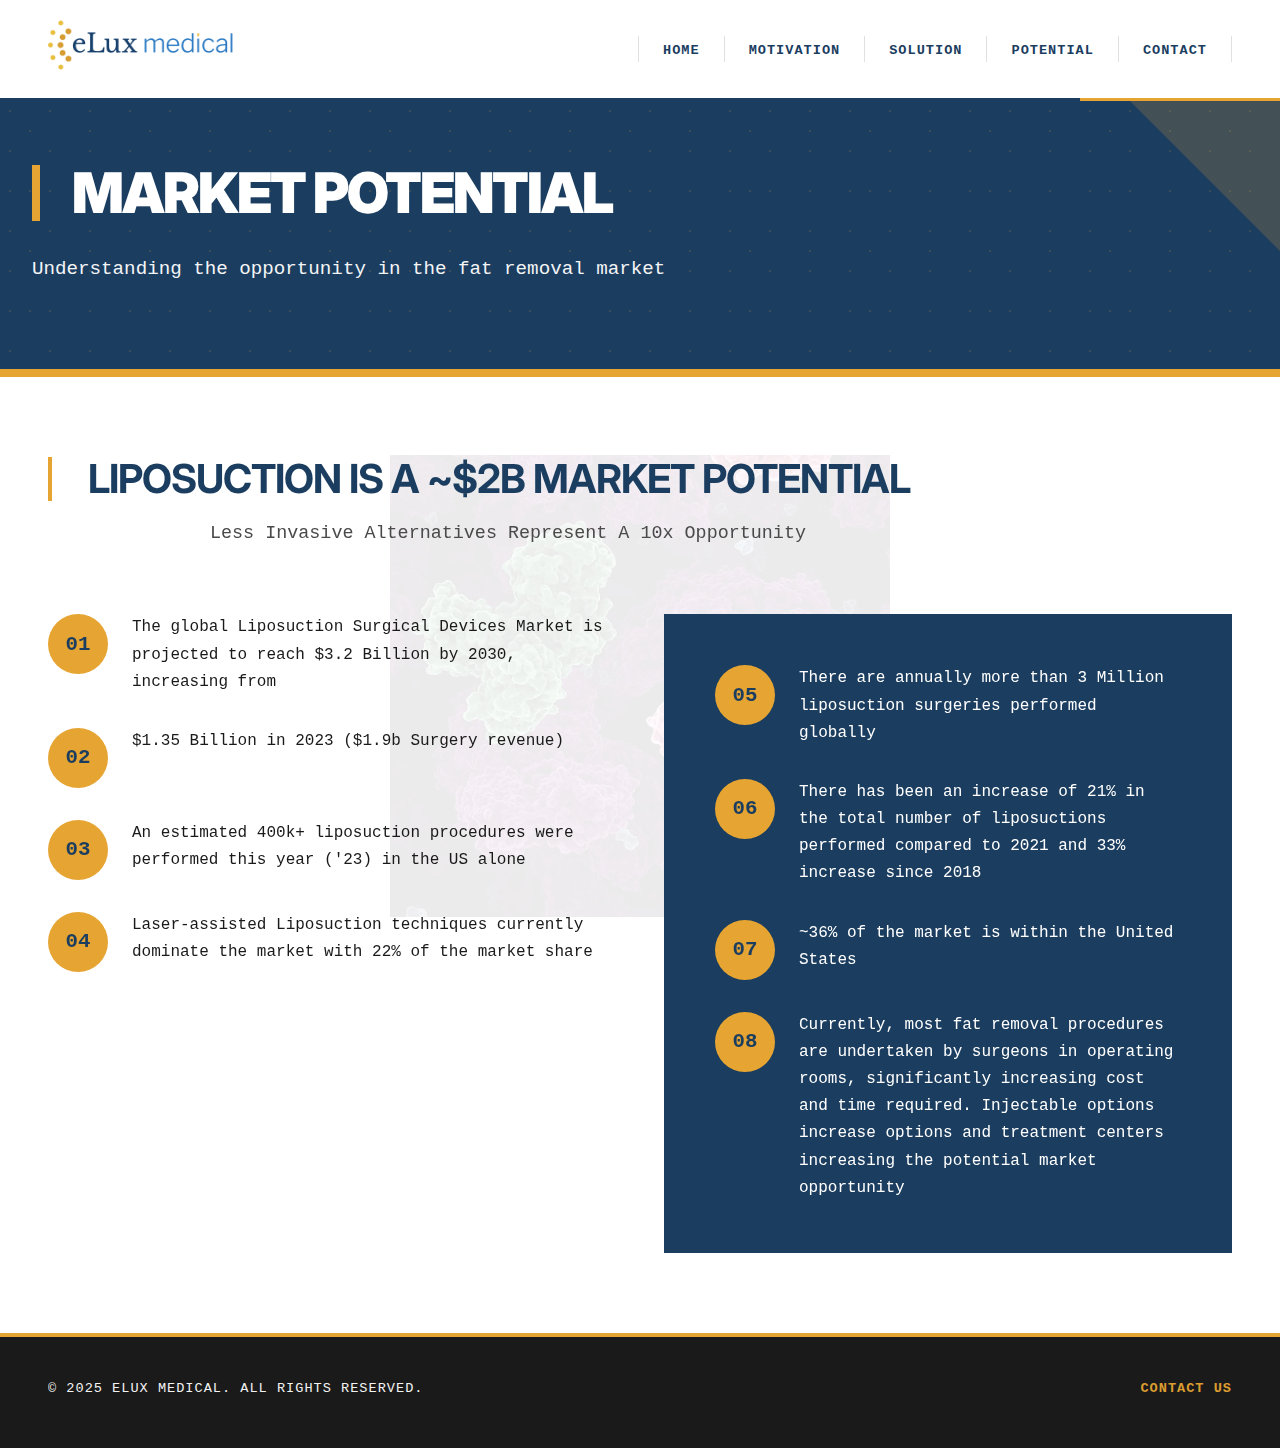
<file: draft4/potential.html>
<!DOCTYPE html>
<html lang="en">
<head>
  <meta charset="UTF-8">
  <meta name="viewport" content="width=device-width, initial-scale=1.0">
  <meta name="description" content="Market Potential - eLux Medical's position in the $2B liposuction market.">
  <title>Market Potential - eLux Medical</title>
  <link rel="preconnect" href="https://fonts.googleapis.com">
  <link rel="preconnect" href="https://fonts.gstatic.com" crossorigin>
  <link href="https://fonts.googleapis.com/css2?family=Inter:wght@400;500;600;700;900&display=swap" rel="stylesheet">
  <link rel="stylesheet" href="css/styles.css">
</head>
<body>
  <!-- Header -->
  <header>
    <div class="header-container">
      <div class="logo">
        <a href="index.html">
          <img src="images/logo.png" alt="eLux Medical Logo">
        </a>
      </div>
      <nav>
        <ul class="nav-links">
          <li><a href="index.html">Home</a></li>
          <li><a href="motivation.html">Motivation</a></li>
          <li><a href="solution.html">Solution</a></li>
          <li><a href="potential.html">Potential</a></li>
          <!-- <li><a href="leadership.html">Leadership</a></li> -->
          <li><a href="contact.html">Contact</a></li>
        </ul>
        <button class="hamburger" aria-label="Toggle navigation menu">
          <span></span>
          <span></span>
          <span></span>
        </button>
      </nav>
    </div>
  </header>

  <!-- Hero Section -->
  <section class="hero" style="padding: 4rem 2rem;">
    <div class="hero-container">
      <h1>MARKET POTENTIAL</h1>
      <p style="font-size: 1.2rem; margin-top: 1rem; color: #FFFFFF; opacity: 0.95;">
        Understanding the opportunity in the fat removal market
      </p>
    </div>
  </section>

  <!-- Market Potential Section -->
  <section class="section potential-section-parallax" data-parallax>
    <div class="section-container">
      <div class="section-header">
        <h2>LIPOSUCTION IS A ~$2B MARKET POTENTIAL</h2>
        <p style="max-width: 900px; margin: 0 auto; font-size: 1.15rem; line-height: 1.8;">
          Less Invasive Alternatives Represent A 10x Opportunity
        </p>
      </div>

      <!-- Market Stats Grid -->
      <div class="market-stats-grid">
        <!-- Left Column - Stats 01-04 -->
        <div class="market-stats-column">
          <div class="market-stat-item">
            <div class="stat-number">01</div>
            <p>The global Liposuction Surgical Devices Market is projected to reach $3.2 Billion by 2030, increasing from</p>
          </div>

          <div class="market-stat-item">
            <div class="stat-number">02</div>
            <p>$1.35 Billion in 2023 ($1.9b Surgery revenue)</p>
          </div>

          <div class="market-stat-item">
            <div class="stat-number">03</div>
            <p>An estimated 400k+ liposuction procedures were performed this year ('23) in the US alone</p>
          </div>

          <div class="market-stat-item">
            <div class="stat-number">04</div>
            <p>Laser-assisted Liposuction techniques currently dominate the market with 22% of the market share</p>
          </div>
        </div>

        <!-- Right Column - Stats 05-08 (Navy Box) -->
        <div class="market-stats-column highlight">
          <div class="market-stat-item">
            <div class="stat-number">05</div>
            <p>There are annually more than 3 Million liposuction surgeries performed globally</p>
          </div>

          <div class="market-stat-item">
            <div class="stat-number">06</div>
            <p>There has been an increase of 21% in the total number of liposuctions performed compared to 2021 and 33% increase since 2018</p>
          </div>

          <div class="market-stat-item">
            <div class="stat-number">07</div>
            <p>~36% of the market is within the United States</p>
          </div>

          <div class="market-stat-item">
            <div class="stat-number">08</div>
            <p>Currently, most fat removal procedures are undertaken by surgeons in operating rooms, significantly increasing cost and time required. Injectable options increase options and treatment centers increasing the potential market opportunity</p>
          </div>
        </div>
      </div>
    </div>
  </section>

  <!-- Footer -->
  <footer>
    <div class="footer-container">
      <p>&copy; 2025 eLux Medical. All rights reserved.</p>
      <p><a href="contact.html">Contact Us</a></p>
    </div>
  </footer>

  <script src="js/main.js"></script>
</body>
</html>
</file>
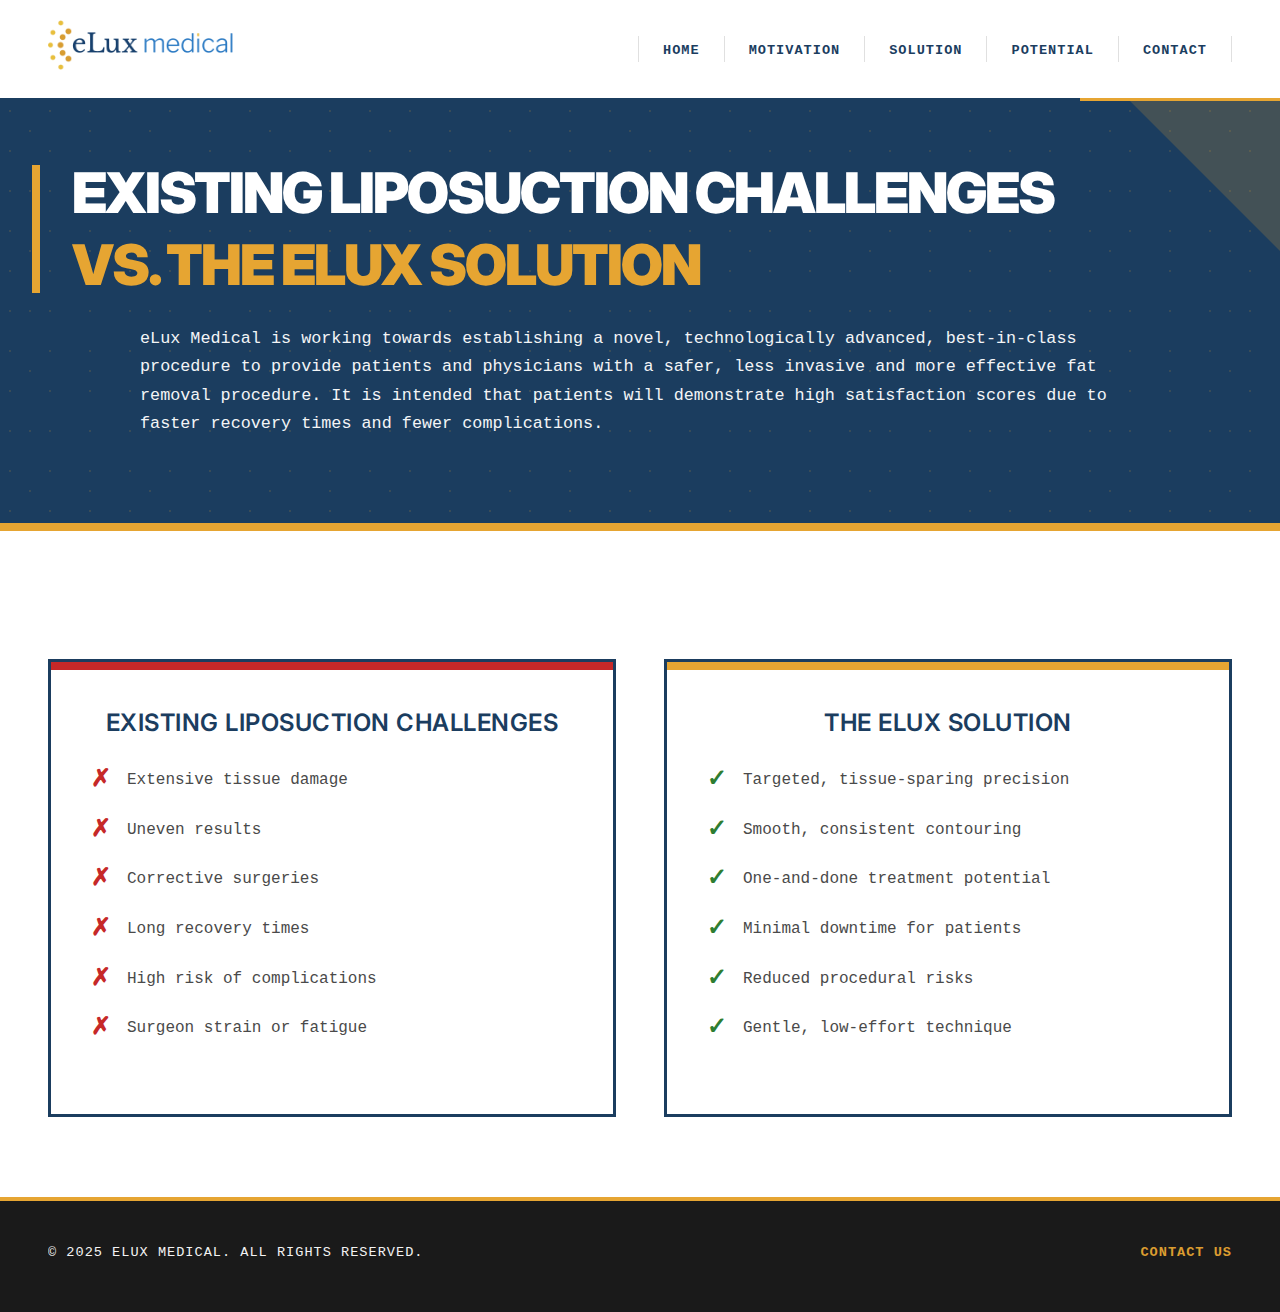
<file: draft4/solution.html>
<!DOCTYPE html>
<html lang="en">
<head>
  <meta charset="UTF-8">
  <meta name="viewport" content="width=device-width, initial-scale=1.0">
  <meta name="description" content="The eLux Solution - Revolutionary fat removal technology using gold nanoparticles and laser activation.">
  <title>The eLux Solution - eLux Medical</title>
  <link rel="preconnect" href="https://fonts.googleapis.com">
  <link rel="preconnect" href="https://fonts.gstatic.com" crossorigin>
  <link href="https://fonts.googleapis.com/css2?family=Inter:wght@400;500;600;700;900&display=swap" rel="stylesheet">
  <link rel="stylesheet" href="css/styles.css">
</head>
<body>
  <!-- Header -->
  <header>
    <div class="header-container">
      <div class="logo">
        <a href="index.html">
          <img src="images/logo.png" alt="eLux Medical Logo">
        </a>
      </div>
      <nav>
        <ul class="nav-links">
          <li><a href="index.html">Home</a></li>
          <li><a href="motivation.html">Motivation</a></li>
          <li><a href="solution.html">Solution</a></li>
          <li><a href="potential.html">Potential</a></li>
          <!-- <li><a href="leadership.html">Leadership</a></li> -->
          <li><a href="contact.html">Contact</a></li>
        </ul>
        <button class="hamburger" aria-label="Toggle navigation menu">
          <span></span>
          <span></span>
          <span></span>
        </button>
      </nav>
    </div>
  </header>

  <!-- Hero Section -->
  <section class="hero" style="padding: 4rem 2rem;">
    <div class="hero-container">
      <h1>EXISTING LIPOSUCTION CHALLENGES <span class="gold-text">VS. THE eLux SOLUTION</span></h1>
      <p style="font-size: 1.05rem; margin-top: 1.5rem; color: #FFFFFF; opacity: 0.95; line-height: 1.7; max-width: 1000px; margin-left: auto; margin-right: auto;">
        eLux Medical is working towards establishing a novel, technologically advanced, best-in-class procedure to provide patients and physicians with a safer, less invasive and more effective fat removal procedure. It is intended that patients will demonstrate high satisfaction scores due to faster recovery times and fewer complications.
      </p>
    </div>
  </section>

  <!-- Comparison Section -->
  <section class="section">
    <div class="section-container">
      <div class="comparison-grid">
        <!-- Existing Challenges Card -->
        <div class="comparison-card challenges">
          <h3>Existing Liposuction Challenges</h3>
          <ul class="comparison-list">
            <li>Extensive tissue damage</li>
            <li>Uneven results</li>
            <li>Corrective surgeries</li>
            <li>Long recovery times</li>
            <li>High risk of complications</li>
            <li>Surgeon strain or fatigue</li>
          </ul>
        </div>

        <!-- eLux Solution Card -->
        <div class="comparison-card solution">
          <h3>The eLux Solution</h3>
          <ul class="comparison-list">
            <li>Targeted, tissue-sparing precision</li>
            <li>Smooth, consistent contouring</li>
            <li>One-and-done treatment potential</li>
            <li>Minimal downtime for patients</li>
            <li>Reduced procedural risks</li>
            <li>Gentle, low-effort technique</li>
          </ul>
        </div>
      </div>
    </div>
  </section>

  <!-- Footer -->
  <footer>
    <div class="footer-container">
      <p>&copy; 2025 eLux Medical. All rights reserved.</p>
      <p><a href="contact.html">Contact Us</a></p>
    </div>
  </footer>

  <script src="js/main.js"></script>
</body>
</html>
</file>
<file: Draft1/css/styles.css>
/* eLux Medical - Styling based on company deck */

/* Color Palette */
:root {
  --navy-blue: #1B3D5F;
  --gold: #E6A532;
  --medium-blue: #4A7BA7;
  --light-blue: #5B9BD5;
  --white: #FFFFFF;
  --light-gray: #F5F5F5;
  --dark-gray: #333333;
  --success-green: #4CAF50;
}

/* Reset and Base Styles */
* {
  margin: 0;
  padding: 0;
  box-sizing: border-box;
}

body {
  font-family: 'Arial', 'Helvetica', sans-serif;
  color: var(--dark-gray);
  line-height: 1.6;
  overflow-x: hidden;
}

/* Typography */
h1, h2, h3, h4, h5, h6 {
  font-weight: 700;
  line-height: 1.2;
  margin-bottom: 1rem;
}

h1 {
  font-size: 2.5rem;
  color: var(--navy-blue);
}

h2 {
  font-size: 2rem;
  color: var(--navy-blue);
}

h3 {
  font-size: 1.5rem;
  color: var(--navy-blue);
}

p {
  margin-bottom: 1rem;
  font-size: 1.1rem;
}

.gold-text {
  color: var(--gold);
}

.navy-text {
  color: var(--navy-blue);
}

/* Header */
header {
  background-color: var(--white);
  box-shadow: 0 2px 10px rgba(0, 0, 0, 0.1);
  position: sticky;
  top: 0;
  z-index: 1000;
}

.header-container {
  max-width: 1200px;
  margin: 0 auto;
  padding: 1rem 2rem;
  display: flex;
  justify-content: space-between;
  align-items: center;
}

.logo img {
  height: 50px;
  width: auto;
}

/* Navigation */
nav {
  display: flex;
  align-items: center;
}

.nav-links {
  display: flex;
  list-style: none;
  gap: 2rem;
}

.nav-links a {
  color: var(--navy-blue);
  text-decoration: none;
  font-weight: 500;
  font-size: 1rem;
  transition: color 0.3s ease;
}

.nav-links a:hover {
  color: var(--gold);
}

/* Hamburger Menu */
.hamburger {
  display: none;
  flex-direction: column;
  cursor: pointer;
  background: none;
  border: none;
  padding: 0.5rem;
}

.hamburger span {
  width: 25px;
  height: 3px;
  background-color: var(--navy-blue);
  margin: 3px 0;
  transition: all 0.3s ease;
  border-radius: 2px;
}

.hamburger.active span:nth-child(1) {
  transform: rotate(-45deg) translate(-5px, 6px);
}

.hamburger.active span:nth-child(2) {
  opacity: 0;
}

.hamburger.active span:nth-child(3) {
  transform: rotate(45deg) translate(-5px, -6px);
}

/* Hero Section */
.hero {
  background: linear-gradient(135deg, var(--navy-blue) 0%, var(--medium-blue) 100%);
  color: var(--white);
  padding: 5rem 2rem;
  text-align: center;
}

.hero-container {
  max-width: 1200px;
  margin: 0 auto;
}

.hero h1 {
  font-size: 3rem;
  color: var(--white);
  text-transform: uppercase;
  margin-bottom: 1.5rem;
  letter-spacing: 1px;
}

.hero .gold-text {
  display: block;
  font-size: 3.2rem;
  margin-top: 0.5rem;
}

.hero-bullets {
  display: flex;
  justify-content: center;
  gap: 3rem;
  margin-top: 3rem;
  flex-wrap: wrap;
}

.hero-bullet {
  display: flex;
  align-items: center;
  gap: 0.8rem;
  font-size: 1.2rem;
}

.hero-bullet::before {
  content: '';
  width: 12px;
  height: 12px;
  background-color: var(--gold);
  border-radius: 50%;
  flex-shrink: 0;
}

/* Section Styles */
.section {
  padding: 5rem 2rem;
}

.section-container {
  max-width: 1200px;
  margin: 0 auto;
}

.section-header {
  text-align: center;
  margin-bottom: 3rem;
}

.section-header h2 {
  text-transform: uppercase;
  font-size: 2.5rem;
  margin-bottom: 1rem;
}

.section-gray {
  background-color: var(--light-gray);
}

/* Mission Grid */
.mission-grid {
  display: grid;
  grid-template-columns: repeat(auto-fit, minmax(280px, 1fr));
  gap: 2rem;
  margin-top: 3rem;
}

.mission-card {
  background-color: var(--white);
  padding: 2rem;
  border-left: 4px solid var(--gold);
  box-shadow: 0 2px 10px rgba(0, 0, 0, 0.08);
  transition: transform 0.3s ease, box-shadow 0.3s ease;
}

.mission-card:hover {
  transform: translateY(-5px);
  box-shadow: 0 5px 20px rgba(0, 0, 0, 0.15);
}

.mission-card h3 {
  color: var(--gold);
  margin-bottom: 1rem;
  font-size: 1.3rem;
}

.mission-card p {
  color: var(--dark-gray);
  line-height: 1.7;
}

/* Benefits Section */
.benefits-grid {
  display: grid;
  grid-template-columns: repeat(auto-fit, minmax(250px, 1fr));
  gap: 2.5rem;
  margin-top: 3rem;
}

.benefit-card {
  text-align: center;
  padding: 2rem;
  background-color: var(--white);
  border-radius: 8px;
  transition: transform 0.3s ease;
}

.benefit-card:hover {
  transform: translateY(-8px);
}

.benefit-icon {
  width: 80px;
  height: 80px;
  background-color: var(--gold);
  border-radius: 50%;
  margin: 0 auto 1.5rem;
  display: flex;
  align-items: center;
  justify-content: center;
  font-size: 2rem;
  color: var(--white);
}

.benefit-card h3 {
  color: var(--navy-blue);
  font-size: 1.2rem;
  margin-bottom: 0.8rem;
}

.benefit-card p {
  font-size: 1rem;
  color: var(--dark-gray);
}

/* Contact Section */
.contact-grid {
  display: grid;
  grid-template-columns: repeat(auto-fit, minmax(300px, 1fr));
  gap: 3rem;
  margin-top: 3rem;
}

.contact-card {
  background-color: var(--white);
  padding: 2.5rem;
  border: 2px solid var(--gold);
  border-radius: 8px;
  text-align: center;
}

.contact-card h3 {
  color: var(--navy-blue);
  font-size: 1.5rem;
  margin-bottom: 0.5rem;
}

.contact-card .title {
  color: var(--gold);
  font-size: 1.1rem;
  font-style: italic;
  margin-bottom: 1.5rem;
  display: block;
}

.contact-info {
  text-align: left;
  margin-top: 1.5rem;
}

.contact-info p {
  display: flex;
  align-items: center;
  gap: 0.8rem;
  margin-bottom: 1rem;
  font-size: 1rem;
}

.contact-info p::before {
  content: '📧';
  font-size: 1.2rem;
}

.contact-info p:last-child::before {
  content: '📱';
}

.contact-info a {
  color: var(--medium-blue);
  text-decoration: none;
}

.contact-info a:hover {
  color: var(--gold);
}

/* Footer */
footer {
  background-color: var(--navy-blue);
  color: var(--white);
  padding: 2rem;
  text-align: center;
}

.footer-container {
  max-width: 1200px;
  margin: 0 auto;
}

footer p {
  margin-bottom: 0.5rem;
  font-size: 0.95rem;
}

footer a {
  color: var(--gold);
  text-decoration: none;
}

footer a:hover {
  text-decoration: underline;
}

/* Responsive Design */
@media (max-width: 768px) {
  .hamburger {
    display: flex;
  }

  .nav-links {
    position: fixed;
    left: -100%;
    top: 70px;
    flex-direction: column;
    background-color: var(--white);
    width: 100%;
    text-align: center;
    transition: left 0.3s ease;
    box-shadow: 0 10px 27px rgba(0, 0, 0, 0.1);
    padding: 2rem 0;
    gap: 0;
  }

  .nav-links li {
    padding: 1rem;
    border-bottom: 1px solid var(--light-gray);
  }

  .nav-links.active {
    left: 0;
  }

  .hero h1 {
    font-size: 2rem;
  }

  .hero .gold-text {
    font-size: 2.2rem;
  }

  .hero-bullets {
    flex-direction: column;
    gap: 1.5rem;
    align-items: center;
  }

  h1 {
    font-size: 2rem;
  }

  h2 {
    font-size: 1.7rem;
  }

  .section {
    padding: 3rem 1.5rem;
  }

  .mission-grid,
  .benefits-grid,
  .contact-grid {
    grid-template-columns: 1fr;
  }
}

@media (min-width: 769px) and (max-width: 1024px) {
  .hero h1 {
    font-size: 2.5rem;
  }

  .hero .gold-text {
    font-size: 2.7rem;
  }

  .mission-grid,
  .benefits-grid {
    grid-template-columns: repeat(2, 1fr);
  }
}

/* Utility Classes */
.text-center {
  text-align: center;
}

.mt-2 {
  margin-top: 2rem;
}

.mb-2 {
  margin-bottom: 2rem;
}
</file>
<file: draft4/css/styles.css>
/* eLux Medical - Draft 3: Tech-Forward Scientific Design */
/* No gradients, geometric precision, nanoparticle patterns, brutalist elements */

/* Color Palette */
:root {
  --navy-blue: #1B3D5F;
  --gold: #E6A532;
  --medium-blue: #4A7BA7;
  --light-blue: #5B9BD5;
  --white: #FFFFFF;
  --off-white: #FAFBFC;
  --dark-gray: #1A1A1A;
  --text-gray: #4A4A4A;
  --border-gray: #E0E0E0;
  --tech-accent: #00D9FF;
}

/* Reset */
* {
  margin: 0;
  padding: 0;
  box-sizing: border-box;
}

body {
  font-family: 'Inter', -apple-system, BlinkMacSystemFont, 'Segoe UI', sans-serif;
  color: var(--dark-gray);
  line-height: 1.6;
  overflow-x: hidden;
  background-color: var(--white);
}

/* Typography - Technical precision */
h1, h2, h3, h4, h5, h6 {
  font-weight: 700;
  line-height: 1.1;
  margin-bottom: 1.5rem;
  letter-spacing: -1px;
  text-transform: uppercase;
}

h1 {
  font-size: 4rem;
  color: var(--dark-gray);
}

h2 {
  font-size: 2.5rem;
  color: var(--navy-blue);
  position: relative;
}

h2::before {
  content: '';
  position: absolute;
  left: -40px;
  top: 0;
  width: 4px;
  height: 100%;
  background-color: var(--gold);
}

h3 {
  font-size: 1.4rem;
  color: var(--navy-blue);
  font-weight: 600;
}

p {
  margin-bottom: 1.25rem;
  font-size: 1rem;
  color: var(--text-gray);
  line-height: 1.7;
  font-family: 'Roboto Mono', monospace;
  font-weight: 300;
}

.gold-text {
  color: var(--gold);
}

/* Header - Sharp, technical */
header {
  background-color: var(--white);
  border-bottom: 3px solid var(--navy-blue);
  position: sticky;
  top: 0;
  z-index: 1000;
}

.header-container {
  max-width: 1600px;
  margin: 0 auto;
  padding: 1.25rem 3rem;
  display: flex;
  justify-content: space-between;
  align-items: center;
  position: relative;
}

.header-container::after {
  content: '';
  position: absolute;
  bottom: -3px;
  right: 0;
  width: 200px;
  height: 3px;
  background-color: var(--gold);
}

.logo img {
  height: 50px;
  width: auto;
}

/* Navigation - Grid-based precision */
nav {
  display: flex;
  align-items: center;
}

.nav-links {
  display: flex;
  list-style: none;
  gap: 0;
}

.nav-links li {
  border-left: 1px solid var(--border-gray);
  padding: 0 1.5rem;
}

.nav-links li:last-child {
  border-right: 1px solid var(--border-gray);
}

.nav-links a {
  color: var(--navy-blue);
  text-decoration: none;
  font-weight: 600;
  font-size: 0.85rem;
  text-transform: uppercase;
  letter-spacing: 1px;
  transition: color 0.2s ease;
  font-family: 'Roboto Mono', monospace;
}

.nav-links a:hover {
  color: var(--gold);
}

/* Hamburger Menu */
.hamburger {
  display: none;
  flex-direction: column;
  cursor: pointer;
  background: none;
  border: 2px solid var(--navy-blue);
  padding: 0.5rem;
}

.hamburger span {
  width: 25px;
  height: 2px;
  background-color: var(--navy-blue);
  margin: 3px 0;
  transition: all 0.3s ease;
}

.hamburger.active span:nth-child(1) {
  transform: rotate(-45deg) translate(-5px, 6px);
}

.hamburger.active span:nth-child(2) {
  opacity: 0;
}

.hamburger.active span:nth-child(3) {
  transform: rotate(45deg) translate(-5px, -6px);
}

/* Hero Section - Nanoparticle dot pattern */
.hero {
  background-color: var(--navy-blue);
  color: var(--white);
  padding: 6rem 3rem;
  position: relative;
  overflow: hidden;
  border-bottom: 8px solid var(--gold);
}

/* Nanoparticle dot pattern background */
.hero::before {
  content: '';
  position: absolute;
  top: 0;
  left: 0;
  right: 0;
  bottom: 0;
  background-image:
    radial-gradient(circle, var(--gold) 1.5px, transparent 1.5px),
    radial-gradient(circle, var(--gold) 1px, transparent 1px);
  background-size: 60px 60px, 40px 40px;
  background-position: 0 0, 30px 30px;
  opacity: 0.15;
  pointer-events: none;
}

/* Geometric corner accents */
.hero::after {
  content: '';
  position: absolute;
  top: 0;
  right: 0;
  width: 0;
  height: 0;
  border-style: solid;
  border-width: 0 150px 150px 0;
  border-color: transparent rgba(230, 165, 50, 0.2) transparent transparent;
}

.hero-container {
  max-width: 1400px;
  margin: 0 auto;
  position: relative;
  z-index: 1;
}

.hero h1 {
  font-size: 3.5rem;
  color: var(--white);
  text-transform: uppercase;
  margin-bottom: 2rem;
  letter-spacing: -2px;
  font-weight: 900;
  line-height: 1;
  border-left: 8px solid var(--gold);
  padding-left: 2rem;
}

.hero .gold-text {
  display: block;
  font-size: 3.5rem;
  margin-top: 1rem;
  color: var(--gold);
  font-weight: 900;
}

.hero-bullets {
  display: grid;
  grid-template-columns: repeat(3, 1fr);
  gap: 2rem;
  margin-top: 3rem;
  max-width: 1000px;
}

.hero-bullet {
  font-size: 1rem;
  font-family: 'Roboto Mono', monospace;
  text-transform: uppercase;
  letter-spacing: 1px;
  padding: 1rem;
  border: 2px solid rgba(255, 255, 255, 0.3);
  text-align: center;
  font-weight: 500;
  position: relative;
}

.hero-bullet::before {
  content: '';
  position: absolute;
  top: -2px;
  left: -2px;
  width: 20px;
  height: 20px;
  border-top: 2px solid var(--gold);
  border-left: 2px solid var(--gold);
}

/* Section Styles - Grid precision */
.section {
  padding: 5rem 3rem;
  position: relative;
}

.section-container {
  max-width: 1600px;
  margin: 0 auto;
}

.section-header {
  margin-bottom: 4rem;
  position: relative;
  padding-left: 40px;
}

.section-header h2 {
  font-size: 2.5rem;
  margin-bottom: 1rem;
}

.section-header p {
  font-size: 1.1rem;
  max-width: 800px;
}

.section-gray {
  background-color: var(--off-white);
  position: relative;
}

/* Geometric accent lines */
.section-gray::before {
  content: '';
  position: absolute;
  top: 0;
  left: 0;
  width: 100%;
  height: 4px;
  background: repeating-linear-gradient(
    90deg,
    var(--navy-blue),
    var(--navy-blue) 50px,
    var(--gold) 50px,
    var(--gold) 60px
  );
}

/* Mission Grid - Brutalist cards */
.mission-grid {
  display: grid;
  grid-template-columns: repeat(2, 1fr);
  gap: 2rem;
  margin-top: 3rem;
}

.mission-card {
  background-color: var(--white);
  padding: 2.5rem;
  border: 3px solid var(--navy-blue);
  position: relative;
  transition: all 0.2s ease;
}

.mission-card::before {
  content: '';
  position: absolute;
  top: -3px;
  left: -3px;
  width: 30px;
  height: 30px;
  background-color: var(--gold);
}

.mission-card::after {
  content: '';
  position: absolute;
  bottom: -3px;
  right: -3px;
  width: 0;
  height: 0;
  border-style: solid;
  border-width: 0 0 30px 30px;
  border-color: transparent transparent var(--gold) transparent;
}

.mission-card:hover {
  transform: translate(-4px, -4px);
  box-shadow: 8px 8px 0 var(--navy-blue);
}

.mission-card h3 {
  color: var(--gold);
  margin-bottom: 1rem;
  font-size: 1.2rem;
  text-transform: uppercase;
  letter-spacing: 1px;
}

.mission-card p {
  color: var(--text-gray);
  line-height: 1.6;
  font-size: 0.95rem;
}

.card-icon {
  position: absolute;
  bottom: 15px;
  right: 15px;
  width: 50px;
  height: 50px;
  background-color: var(--gold);
  border-radius: 50%;
  display: flex;
  align-items: center;
  justify-content: center;
  padding: 10px;
}

.card-icon svg {
  width: 100%;
  height: 100%;
  color: var(--navy-blue);
}

/* Comparison Section - Existing vs eLux */
.comparison-grid {
  display: grid;
  grid-template-columns: repeat(2, 1fr);
  gap: 3rem;
  margin-top: 3rem;
}

.comparison-card {
  background-color: var(--white);
  padding: 3rem 2.5rem;
  border: 3px solid var(--navy-blue);
  position: relative;
}

.comparison-card.challenges::before {
  content: '';
  position: absolute;
  top: 0;
  left: 0;
  right: 0;
  height: 8px;
  background-color: #C62828;
}

.comparison-card.solution::before {
  content: '';
  position: absolute;
  top: 0;
  left: 0;
  right: 0;
  height: 8px;
  background-color: var(--gold);
}

.comparison-card h3 {
  color: var(--navy-blue);
  font-size: 1.5rem;
  margin-bottom: 2rem;
  text-transform: uppercase;
  letter-spacing: 0.5px;
  text-align: center;
}

.comparison-list {
  list-style: none;
  padding: 0;
  margin: 0;
}

.comparison-list li {
  display: flex;
  align-items: flex-start;
  gap: 1rem;
  margin-bottom: 1.5rem;
  font-size: 1rem;
  color: var(--text-gray);
  font-family: 'Roboto Mono', monospace;
  line-height: 1.6;
}

.comparison-list li::before {
  content: '✗';
  font-size: 1.5rem;
  color: #C62828;
  font-weight: 700;
  flex-shrink: 0;
  line-height: 1;
}

.comparison-card.solution .comparison-list li::before {
  content: '✓';
  color: #2E7D32;
}

/* Market Potential Section with JS Parallax */
.potential-section-parallax {
  background-image: url('../images/fat_cellspng.png');
  background-position: center;
  background-repeat: no-repeat;
  background-size: 500px auto;
  position: relative;
  image-rendering: -webkit-optimize-contrast;
  image-rendering: crisp-edges;
  -webkit-backface-visibility: hidden;
  backface-visibility: hidden;
  -webkit-transform: translateZ(0);
  transform: translateZ(0);
  will-change: background-position;
  transition: background-position 0.1s ease-out;
}

.potential-section-parallax::before {
  content: '';
  position: absolute;
  top: 0;
  left: 0;
  right: 0;
  bottom: 0;
  background-color: rgba(255, 255, 255, 0.92);
  z-index: 0;
}

.potential-section-parallax .section-container {
  position: relative;
  z-index: 1;
}

.market-stats-grid {
  display: grid;
  grid-template-columns: repeat(2, 1fr);
  gap: 3rem;
  margin-top: 3rem;
}

.market-stats-column {
  display: flex;
  flex-direction: column;
  gap: 2rem;
}

.market-stats-column.highlight {
  background-color: var(--navy-blue);
  padding: 3rem;
  border: 3px solid var(--navy-blue);
}

.market-stat-item {
  display: flex;
  gap: 1.5rem;
  align-items: flex-start;
}

.stat-number {
  width: 60px;
  height: 60px;
  background-color: var(--gold);
  color: var(--navy-blue);
  font-size: 1.3rem;
  font-weight: 900;
  display: flex;
  align-items: center;
  justify-content: center;
  border-radius: 50%;
  flex-shrink: 0;
  font-family: 'Roboto Mono', monospace;
}

.market-stat-item p {
  font-size: 1rem;
  line-height: 1.7;
  color: var(--dark-gray);
  margin-bottom: 0;
}

.market-stats-column.highlight .market-stat-item p {
  color: var(--white);
}

/* Patient Image Section at Bottom - Mobile Only */
.patient-image-section {
  display: none;
  min-height: 650px;
  background-image: url('../images/patient2.png');
  background-position: center;
  background-repeat: no-repeat;
  background-size: cover;
  position: relative;
  align-items: center;
  justify-content: center;
}

.patient-image-section .image-overlay {
  position: absolute;
  top: 0;
  left: 0;
  right: 0;
  bottom: 0;
  background-color: rgba(27, 61, 95, 0.3);
  z-index: 0;
}

/* Consulting Support Section */
.consulting-card {
  display: flex;
  align-items: center;
  gap: 3rem;
  background-color: var(--white);
  padding: 3rem;
  border: 3px solid var(--navy-blue);
  position: relative;
  margin-top: 3rem;
  max-width: 1000px;
  margin-left: auto;
  margin-right: auto;
}

.consulting-card::before {
  content: '';
  position: absolute;
  top: 0;
  left: 0;
  right: 0;
  height: 8px;
  background-color: var(--gold);
}

.consulting-image {
  flex-shrink: 0;
}

.consulting-image img {
  width: 200px;
  height: auto;
  border: 3px solid var(--navy-blue);
  box-shadow: 6px 6px 0 var(--gold);
}

.consulting-content h3 {
  color: var(--navy-blue);
  font-size: 1.8rem;
  margin-bottom: 1.5rem;
  text-transform: none;
  letter-spacing: 0px;
}

.consulting-content p {
  font-size: 1rem;
  line-height: 1.8;
  color: var(--text-gray);
}

/* Procedure Steps Section */
.procedure-grid {
  display: grid;
  grid-template-columns: repeat(5, 1fr);
  gap: 2rem;
  margin-top: 3rem;
}

.procedure-step {
  text-align: center;
  padding: 2rem 1rem;
  background-color: var(--white);
  border: 2px solid var(--navy-blue);
  position: relative;
}

.step-image {
  width: 100%;
  height: 150px;
  display: flex;
  align-items: center;
  justify-content: center;
  margin-bottom: 1.5rem;
  background-color: var(--off-white);
  border-bottom: 3px solid var(--gold);
}

.step-image img {
  max-width: 100%;
  max-height: 100%;
  object-fit: contain;
}

.procedure-step h3 {
  color: var(--navy-blue);
  font-size: 1.1rem;
  margin-bottom: 1rem;
  text-transform: uppercase;
  letter-spacing: 0.5px;
}

.procedure-step p {
  font-size: 0.9rem;
  color: var(--text-gray);
  line-height: 1.6;
}

/* Benefits Section - Hexagonal grid concept with JS parallax background */
.benefits-section-parallax {
  background-image: url('../images/patient2.png');
  background-position: center;
  background-repeat: no-repeat;
  background-size: 400px auto;
  position: relative;
  will-change: background-position;
  transition: background-position 0.1s ease-out;
}

.benefits-section-parallax::before {
  content: '';
  position: absolute;
  top: 0;
  left: 0;
  right: 0;
  bottom: 0;
  background-color: rgba(250, 251, 252, 0.92);
  z-index: 0;
}

.benefits-section-parallax .section-container {
  position: relative;
  z-index: 1;
}

.benefits-grid {
  display: grid;
  grid-template-columns: repeat(3, 1fr);
  gap: 2.5rem;
  margin-top: 3rem;
}

.benefit-card {
  text-align: center;
  padding: 2.5rem 1.5rem;
  background-color: var(--white);
  border: 2px solid var(--border-gray);
  position: relative;
  clip-path: polygon(
    0 0,
    calc(100% - 20px) 0,
    100% 20px,
    100% 100%,
    20px 100%,
    0 calc(100% - 20px)
  );
  transition: all 0.2s ease;
}

.benefit-card:hover {
  border-color: var(--gold);
  background-color: var(--off-white);
}

.benefit-icon {
  width: 60px;
  height: 60px;
  background-color: var(--navy-blue);
  clip-path: polygon(30% 0%, 70% 0%, 100% 30%, 100% 70%, 70% 100%, 30% 100%, 0% 70%, 0% 30%);
  margin: 0 auto 1.5rem;
  display: flex;
  align-items: center;
  justify-content: center;
  padding: 12px;
}

.benefit-icon svg {
  width: 100%;
  height: 100%;
  color: var(--gold);
}

.benefit-card h3 {
  color: var(--navy-blue);
  font-size: 1rem;
  margin-bottom: 0.75rem;
  text-transform: uppercase;
  letter-spacing: 0.5px;
}

.benefit-card p {
  font-size: 0.9rem;
  color: var(--text-gray);
  line-height: 1.6;
}

/* Contact Section */
.contact-grid {
  display: grid;
  grid-template-columns: repeat(2, 1fr);
  gap: 3rem;
  margin-top: 3rem;
}

.contact-card {
  background-color: var(--white);
  padding: 3rem;
  border: 3px solid var(--navy-blue);
  position: relative;
}

.contact-card::before {
  content: '';
  position: absolute;
  top: 0;
  left: 0;
  right: 0;
  height: 8px;
  background-color: var(--gold);
}

.contact-card-header {
  display: flex;
  align-items: center;
  gap: 1.5rem;
  margin-bottom: 1rem;
}

.contact-photo {
  width: 80px;
  height: 80px;
  object-fit: cover;
  border: 3px solid var(--navy-blue);
  border-radius: 2px;
  box-shadow: 4px 4px 0 var(--gold);
}

.contact-card h3 {
  color: var(--navy-blue);
  font-size: 1.5rem;
  margin-bottom: 0.5rem;
  text-transform: uppercase;
  letter-spacing: 0px;
}

.contact-card .title {
  color: var(--gold);
  font-size: 1rem;
  font-weight: 600;
  margin-bottom: 2rem;
  display: block;
  font-family: 'Roboto Mono', monospace;
  text-transform: uppercase;
  letter-spacing: 1px;
}

.contact-info {
  margin-top: 2rem;
}

.contact-info p {
  display: flex;
  align-items: center;
  gap: 1rem;
  margin-bottom: 1rem;
  font-size: 0.95rem;
  color: var(--dark-gray);
  font-family: 'Roboto Mono', monospace;
}

.contact-info p::before {
  content: '>';
  font-size: 1rem;
  color: var(--gold);
  font-weight: 700;
}

.contact-info a {
  color: var(--medium-blue);
  text-decoration: none;
  border-bottom: 2px solid transparent;
  transition: border-color 0.2s ease;
}

.contact-info a:hover {
  border-bottom-color: var(--gold);
}

/* Footer - Technical */
footer {
  background-color: var(--dark-gray);
  color: var(--white);
  padding: 2.5rem 3rem;
  border-top: 4px solid var(--gold);
}

.footer-container {
  max-width: 1600px;
  margin: 0 auto;
  display: flex;
  justify-content: space-between;
  align-items: center;
}

footer p {
  margin-bottom: 0.5rem;
  font-size: 0.85rem;
  font-family: 'Roboto Mono', monospace;
  text-transform: uppercase;
  letter-spacing: 1px;
  color: #FFFFFF;
  opacity: 0.95;
}

footer a {
  color: var(--gold);
  text-decoration: none;
  font-weight: 600;
  border-bottom: 2px solid transparent;
  transition: border-color 0.2s ease;
}

footer a:hover {
  border-bottom-color: var(--gold);
}

/* Responsive Design */
@media (max-width: 768px) {
  /* Patient image section - show on mobile only */
  .patient-image-section {
    display: flex;
    min-height: 400px;
    background-size: cover;
  }

  .potential-section-parallax {
    background-size: 350px auto;
    image-rendering: auto;
    -webkit-font-smoothing: antialiased;
  }

  .potential-section-parallax::before {
    background-color: rgba(255, 255, 255, 0.88);
  }

  /* Market stats grid on mobile */
  .market-stats-grid {
    grid-template-columns: 1fr;
    gap: 2rem;
  }

  .market-stats-column.highlight {
    padding: 2rem;
  }

  .hamburger {
    display: flex;
  }

  .nav-links {
    position: fixed;
    left: -100%;
    top: 70px;
    flex-direction: column;
    background-color: var(--white);
    width: 100%;
    transition: left 0.3s ease;
    border-top: 3px solid var(--navy-blue);
    padding: 0;
  }

  .nav-links li {
    padding: 1.5rem 2rem;
    border-left: none;
    border-right: none;
    border-bottom: 1px solid var(--border-gray);
  }

  .nav-links.active {
    left: 0;
  }

  .header-container {
    padding: 1rem 1.5rem;
  }

  .hero {
    padding: 4rem 1.5rem;
  }

  .hero h1 {
    font-size: 2rem;
    border-left: 4px solid var(--gold);
    padding-left: 1rem;
  }

  .hero .gold-text {
    font-size: 2rem;
  }

  .hero-bullets {
    grid-template-columns: 1fr;
    gap: 1rem;
  }

  h2 {
    font-size: 1.75rem;
  }

  h2::before {
    left: -20px;
    width: 3px;
  }

  .section {
    padding: 3rem 1.5rem;
  }

  .section-header {
    padding-left: 20px;
  }

  .mission-grid,
  .benefits-grid,
  .contact-grid,
  .comparison-grid,
  .procedure-grid {
    grid-template-columns: 1fr;
    gap: 1.5rem;
  }

  /* Mobile adjustments for contact photos */
  .contact-card-header {
    flex-direction: column;
    text-align: center;
    gap: 1rem;
  }

  .contact-photo {
    width: 100px;
    height: 100px;
  }

  /* Mobile adjustments for consulting support */
  .consulting-card {
    flex-direction: column;
    text-align: center;
    padding: 2rem;
  }

  .consulting-image img {
    width: 150px;
  }

  .footer-container {
    flex-direction: column;
    text-align: center;
    gap: 1rem;
  }
}

@media (min-width: 769px) and (max-width: 1024px) {
  /* iPad scaling for parallax background */
  .benefits-section-parallax {
    background-size: 300px auto;
    background-position: center right;
  }

  /* Reduce overlay opacity on iPad so image is more visible */
  .benefits-section-parallax::before {
    background-color: rgba(250, 251, 252, 0.88);
  }

  .hero h1 {
    font-size: 2.75rem;
  }

  .hero .gold-text {
    font-size: 2.75rem;
  }

  .hero-bullets {
    grid-template-columns: 1fr;
  }

  .mission-grid,
  .benefits-grid {
    grid-template-columns: repeat(2, 1fr);
  }

  .procedure-grid {
    grid-template-columns: repeat(2, 1fr);
  }

  .section {
    padding: 4rem 2rem;
  }
}

/* Utility Classes */
.text-center {
  text-align: center;
}

.mt-2 {
  margin-top: 2rem;
}

.mb-2 {
  margin-bottom: 2rem;
}
</file>
